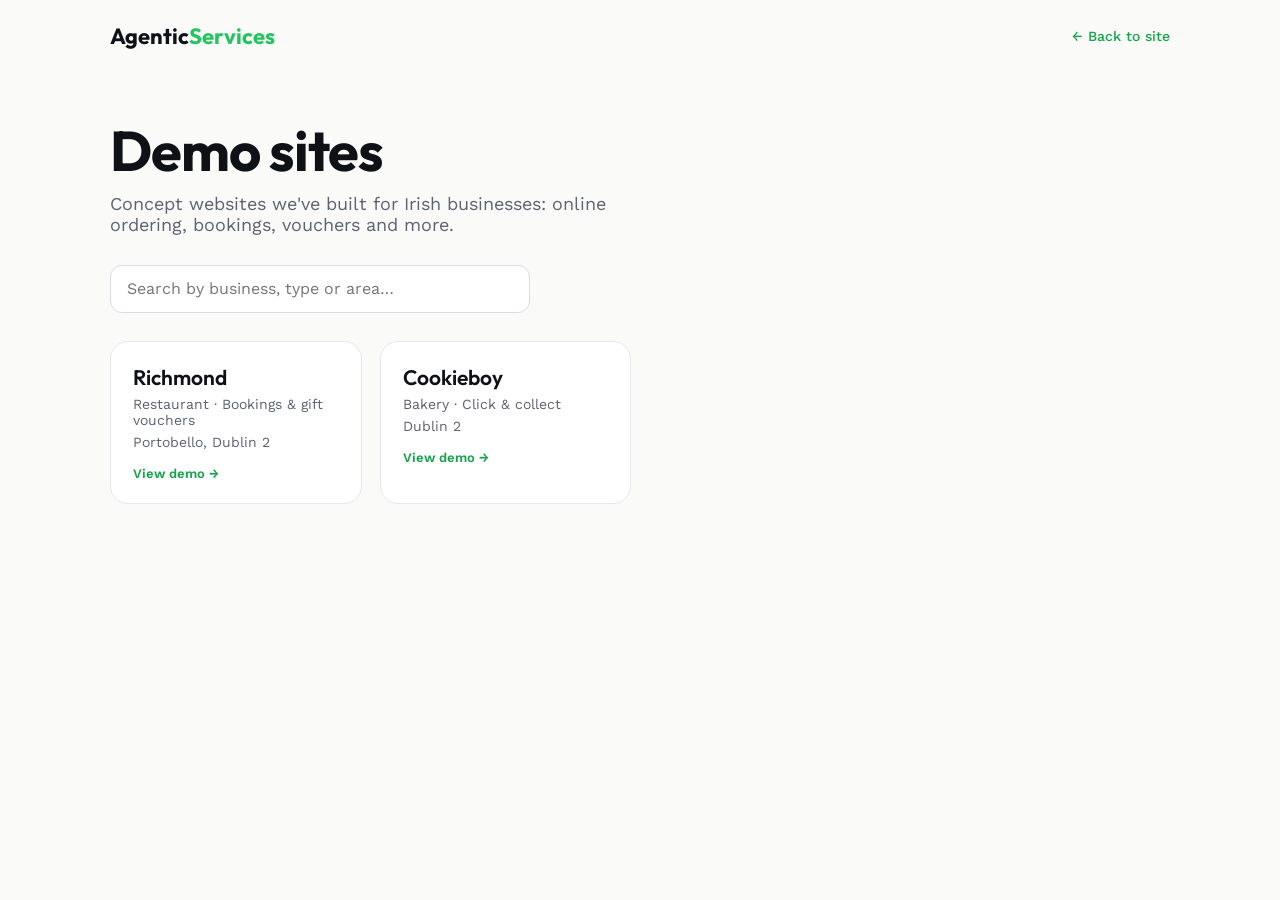
<file: showcase/index.html>
<!DOCTYPE html>
<html lang="en">
<head>
  <meta charset="UTF-8">
  <meta name="viewport" content="width=device-width, initial-scale=1.0">
  <title>Demo sites | Agentic Services</title>
  <meta name="robots" content="noindex, nofollow">
  <link rel="icon" href="/favicon.ico">
  <link rel="preconnect" href="https://fonts.googleapis.com">
  <link rel="preconnect" href="https://fonts.gstatic.com" crossorigin>
  <link href="https://fonts.googleapis.com/css2?family=Outfit:wght@500;600;700&family=Work+Sans:wght@400;500&display=swap" rel="stylesheet">
  <style>
    *{box-sizing:border-box} body{margin:0;background:#fafaf9;color:#0e1116;font-family:'Work Sans',sans-serif}
    header{display:flex;align-items:center;justify-content:space-between;max-width:1100px;margin:0 auto;padding:22px 20px}
    .logo{font:700 22px 'Outfit',sans-serif;text-decoration:none;color:inherit}.logo span{color:#22c55e}
    .back{font-size:14px;color:#16a34a;text-decoration:none;font-weight:500}
    main{max-width:1100px;margin:0 auto;padding:20px 20px 80px}
    h1{font:700 clamp(34px,5vw,56px)/1.05 'Outfit',sans-serif;margin:30px 0 12px;letter-spacing:-.02em}
    p.sub{color:#5b6270;font-size:18px;max-width:560px;margin:0 0 30px}
    input{width:100%;max-width:420px;height:48px;padding:0 16px;border:1px solid #d9dce1;border-radius:12px;font:inherit;font-size:16px;margin-bottom:28px;outline:none}
    input:focus{border-color:#22c55e;box-shadow:0 0 0 3px rgba(34,197,94,.15)}
    .grid{display:grid;grid-template-columns:repeat(auto-fill,minmax(250px,1fr));gap:18px}
    .card{display:flex;flex-direction:column;gap:6px;padding:22px;background:#fff;border:1px solid #e6e8eb;border-radius:18px;text-decoration:none;color:inherit;transition:transform .15s,box-shadow .15s,border-color .15s}
    .card:hover{transform:translateY(-3px);border-color:#22c55e;box-shadow:0 18px 40px -22px rgba(14,17,22,.35)}
    .card b{font:600 21px 'Outfit',sans-serif}.card span{color:#5b6270;font-size:14px}
    .card i{font-style:normal;margin-top:10px;font-size:13px;font-weight:600;color:#16a34a}
    .none{color:#5b6270}
  </style>
</head>
<body>
  <header>
    <a class="logo" href="/">Agentic<span>Services</span></a>
    <a class="back" href="/">← Back to site</a>
  </header>
  <main>
    <h1>Demo sites</h1>
    <p class="sub">Concept websites we've built for Irish businesses: online ordering, bookings, vouchers and more.</p>
    <input id="q" type="search" placeholder="Search by business, type or area…" aria-label="Search demo sites">
    <div class="grid" id="grid"></div>
  </main>
  <script>
    document.write('<script src="/js/showcase-sites.js?t=' + Date.now() + '"><\/script>');
  </script>
  <script>
    const S = window.AGENTIC_SHOWCASE || [], g = document.getElementById('grid'), q = document.getElementById('q');
    const esc = s => String(s).replace(/[&<>"]/g, c => ({'&':'&amp;','<':'&lt;','>':'&gt;','"':'&quot;'}[c]));
    function draw() {
      const t = q.value.trim().toLowerCase();
      const h = S.filter(s => !t || (s.name+' '+s.type+' '+s.place+' '+s.tags).toLowerCase().includes(t));
      g.innerHTML = h.length ? h.map(s => `<a class="card" href="${esc(s.url)}"><b>${esc(s.name)}</b><span>${esc(s.type)}</span><span>${esc(s.place)}</span><i>View demo →</i></a>`).join('') : '<p class="none">No demos match that search.</p>';
    }
    q.addEventListener('input', draw); draw();
  </script>
</body>
</html>
</file>
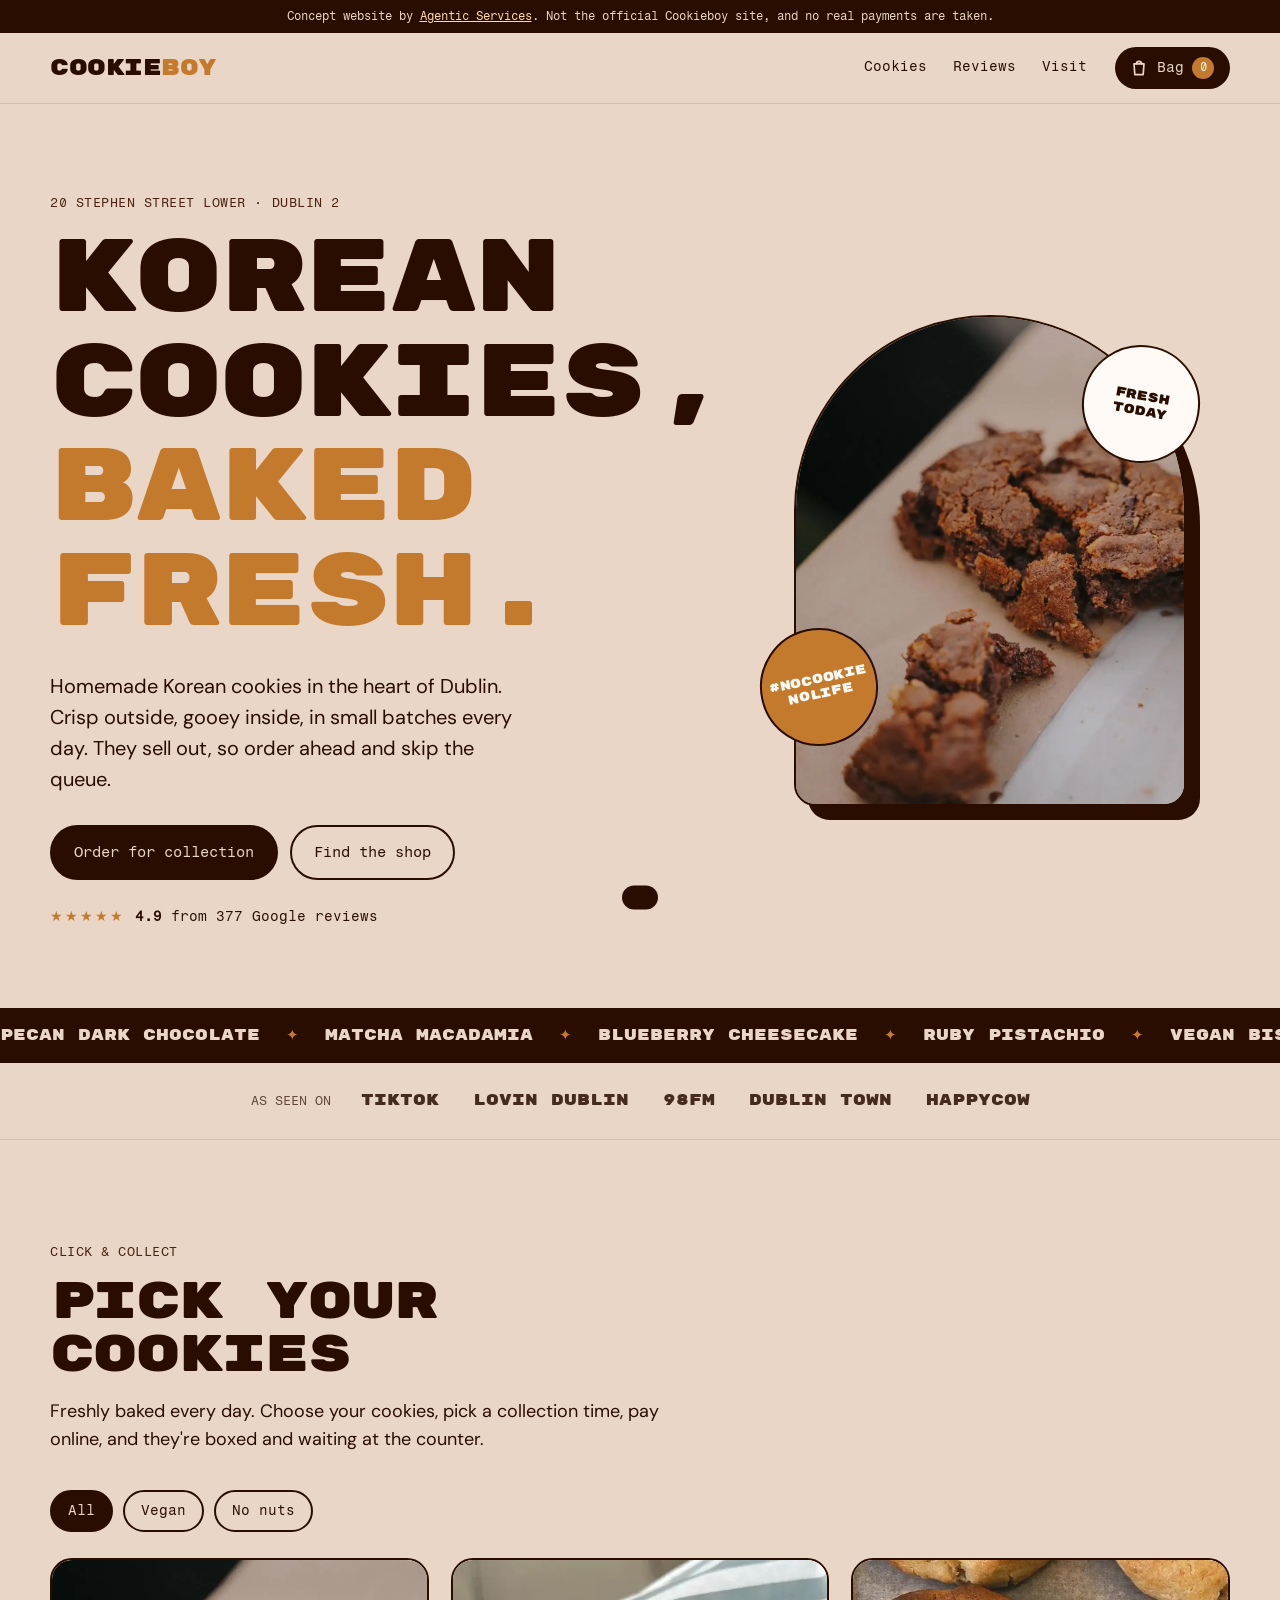
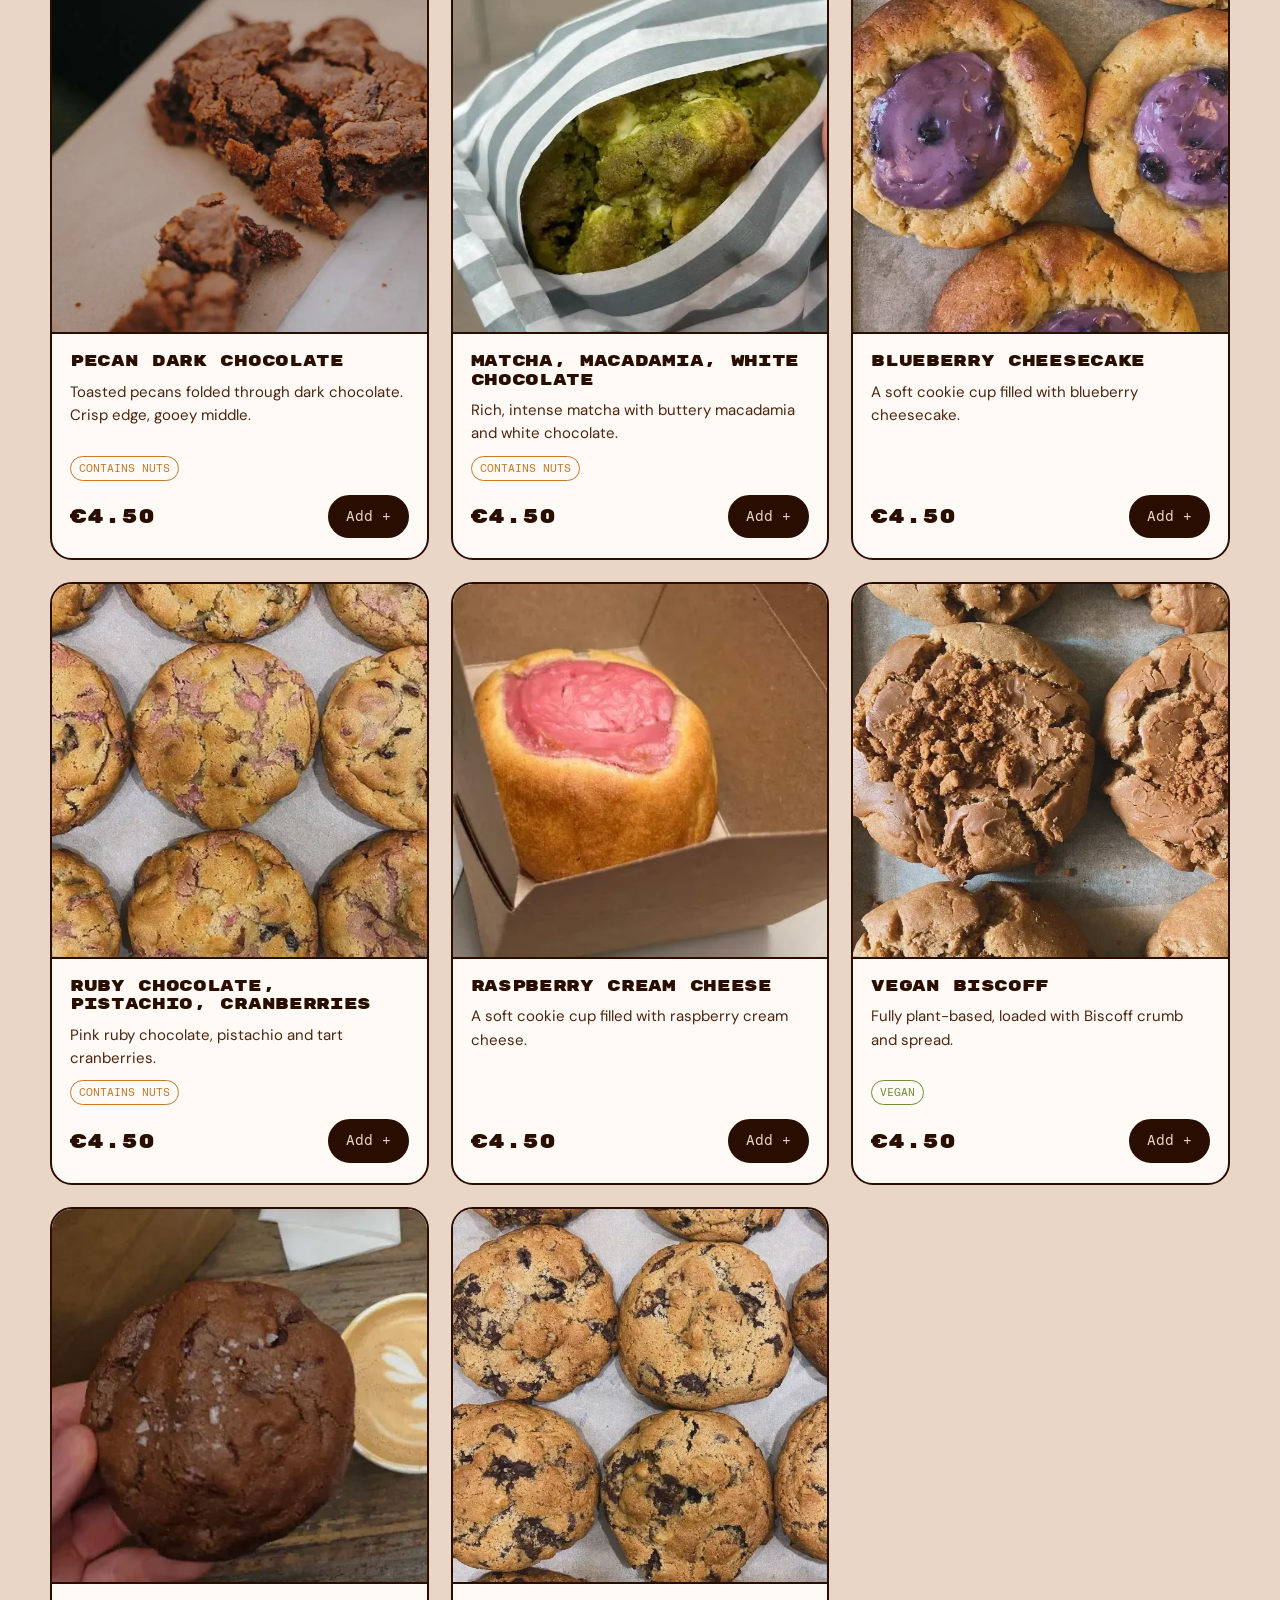
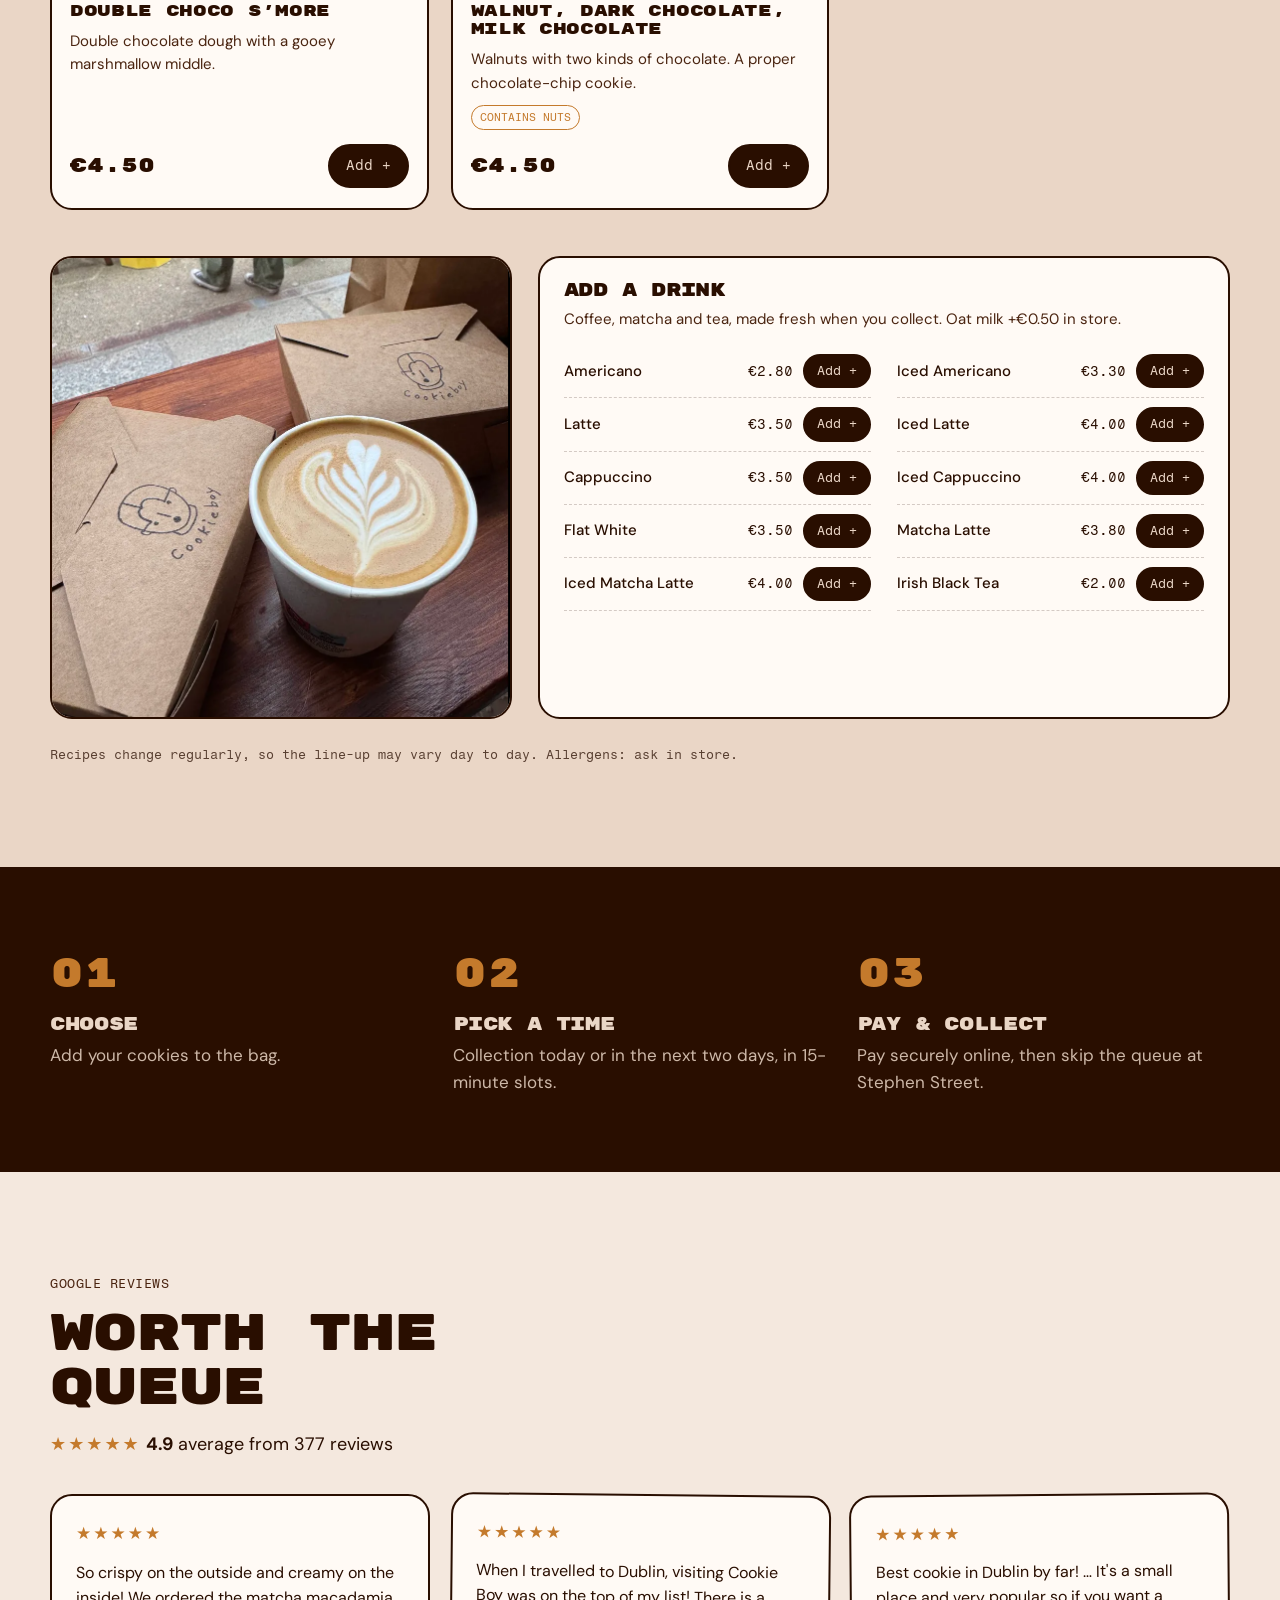
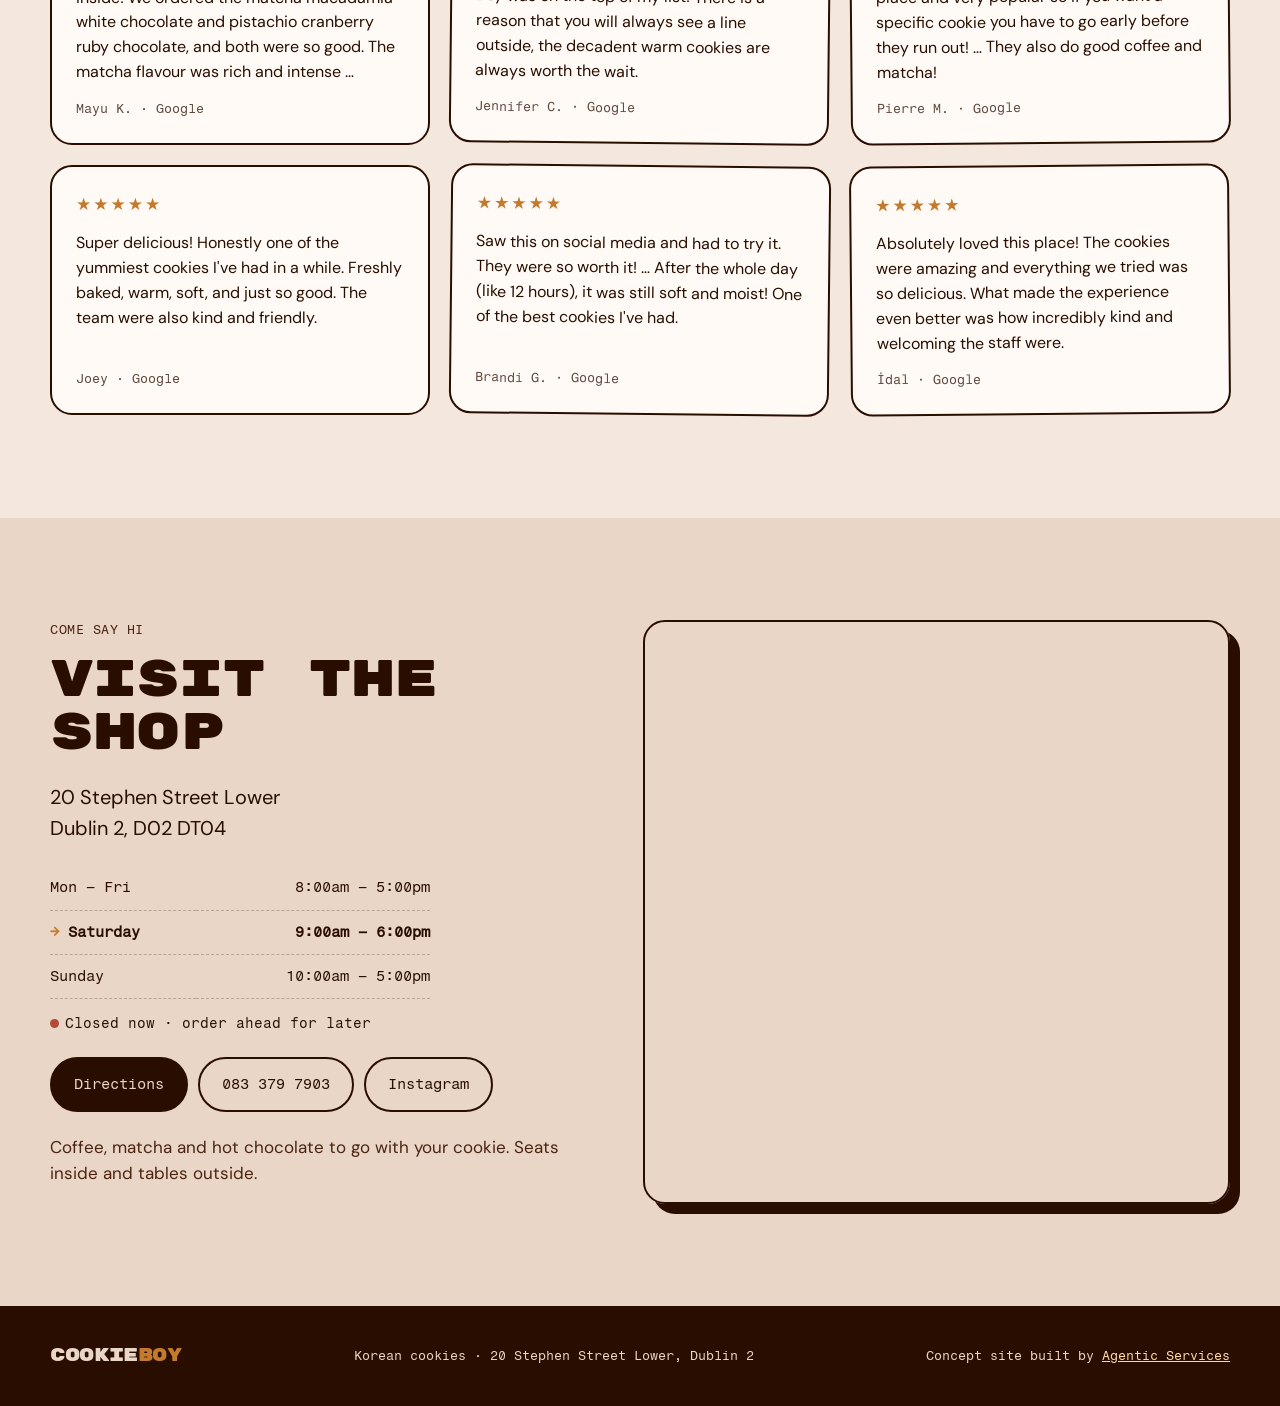
<file: showcase/cookieboy/index.html>
<!DOCTYPE html>
<html lang="en">
<head>
  <meta charset="UTF-8">
  <meta name="viewport" content="width=device-width, initial-scale=1.0">
  <title>Cookieboy — Korean Cookies in Dublin | Order for Collection</title>
  <meta name="description" content="Homemade Korean cookies, freshly baked at 20 Stephen Street Lower, Dublin 2. Order online and collect.">
  <!-- Concept build for a pitch: keep out of search results until it goes live on the shop's own domain -->
  <meta name="robots" content="noindex, nofollow">
  <link rel="icon" href="data:image/svg+xml,<svg xmlns='http://www.w3.org/2000/svg' viewBox='0 0 100 100'><text y='.9em' font-size='90'>🍪</text></svg>">
  <link rel="preconnect" href="https://fonts.googleapis.com">
  <link rel="preconnect" href="https://fonts.gstatic.com" crossorigin>
  <link href="https://fonts.googleapis.com/css2?family=Rubik+Mono+One&family=Fragment+Mono&family=DM+Sans:opsz,wght@9..40,400;9..40,500;9..40,700&display=swap" rel="stylesheet">
  <link rel="stylesheet" href="css/style.css">
</head>
<body>

  <div class="concept-bar">
    Concept website by <a href="/" target="_top">Agentic Services</a>. Not the official Cookieboy site, and no real payments are taken.
  </div>

  <header class="site-header">
    <div class="wrap header-inner">
      <a href="#top" class="wordmark" aria-label="Cookieboy home">Cookie<span>boy</span></a>
      <nav class="main-nav" aria-label="Main">
        <a href="#cookies">Cookies</a>
        <a href="#reviews">Reviews</a>
        <a href="#visit">Visit</a>
      </nav>
      <button class="bag-btn" id="bagBtn" aria-label="Open your bag">
        <svg width="20" height="20" viewBox="0 0 24 24" fill="none" stroke="currentColor" stroke-width="2" stroke-linecap="round" stroke-linejoin="round"><path d="M6 7h12l-1 13H7L6 7z"/><path d="M9 7a3 3 0 0 1 6 0"/></svg>
        <span>Bag</span>
        <span class="bag-count" id="bagCount">0</span>
      </button>
    </div>
  </header>

  <main id="top">

    <!-- HERO -->
    <section class="hero">
      <div class="wrap hero-grid">
        <div class="hero-copy">
          <p class="eyebrow">20 Stephen Street Lower · Dublin 2</p>
          <h1 class="hero-title">Korean<br>cookies,<br><em>baked fresh.</em></h1>
          <p class="hero-lede">Homemade Korean cookies in the heart of Dublin. Crisp outside, gooey inside, in small batches every day. They sell out, so order ahead and skip the queue.</p>
          <div class="hero-actions">
            <a href="#cookies" class="btn btn-dark">Order for collection</a>
            <a href="#visit" class="btn btn-ghost">Find the shop</a>
          </div>
          <div class="hero-rating">
            <span class="stars" aria-hidden="true">★★★★★</span>
            <span><strong>4.9</strong> from 377 Google reviews</span>
          </div>
        </div>
        <div class="hero-art">
          <div class="hero-photo">
            <img src="images/pecan-dark-chocolate.webp" alt="Pecan dark chocolate cookie broken open" width="1080" height="1350">
          </div>
          <div class="sticker sticker-a">#NoCookie<br>NoLife</div>
          <div class="sticker sticker-b">Fresh<br>today</div>
        </div>
      </div>
    </section>

    <!-- TICKER -->
    <div class="ticker" aria-hidden="true">
      <div class="ticker-track">
        <span>Pecan Dark Chocolate</span><b>✦</b><span>Matcha Macadamia</span><b>✦</b><span>Blueberry Cheesecake</span><b>✦</b><span>Ruby Pistachio</span><b>✦</b><span>Vegan Biscoff</span><b>✦</b><span>Double Choco S'more</span><b>✦</b><span>Raspberry Cream Cheese</span><b>✦</b>
        <span>Pecan Dark Chocolate</span><b>✦</b><span>Matcha Macadamia</span><b>✦</b><span>Blueberry Cheesecake</span><b>✦</b><span>Ruby Pistachio</span><b>✦</b><span>Vegan Biscoff</span><b>✦</b><span>Double Choco S'more</span><b>✦</b><span>Raspberry Cream Cheese</span><b>✦</b>
      </div>
    </div>

    <!-- AS SEEN ON -->
    <section class="seen">
      <div class="wrap seen-inner">
        <p class="seen-label">As seen on</p>
        <ul class="seen-list">
          <li>TikTok</li><li>Lovin Dublin</li><li>98FM</li><li>Dublin Town</li><li>HappyCow</li>
        </ul>
      </div>
    </section>

    <!-- SHOP -->
    <section class="shop" id="cookies">
      <div class="wrap">
        <div class="section-head">
          <p class="eyebrow">Click &amp; collect</p>
          <h2>Pick your cookies</h2>
          <p class="section-sub">Freshly baked every day. Choose your cookies, pick a collection time, pay online, and they're boxed and waiting at the counter.</p>
        </div>
        <div class="filters" role="group" aria-label="Filter cookies">
          <button class="chip is-on" data-filter="all">All</button>
          <button class="chip" data-filter="vegan">Vegan</button>
          <button class="chip" data-filter="nut-free">No nuts</button>
        </div>
        <div class="grid" id="productGrid" aria-live="polite"></div>
        <div class="drinks">
          <div class="drinks-photo"><img src="images/latte-and-boxes.webp" alt="Latte with Cookieboy takeaway boxes" loading="lazy"></div>
          <div class="drinks-menu">
            <h3>Add a drink</h3>
            <p class="drinks-sub">Coffee, matcha and tea, made fresh when you collect. Oat milk +€0.50 in store.</p>
            <ul class="drink-list" id="drinkList"></ul>
          </div>
        </div>
        <p class="shop-note">Recipes change regularly, so the line-up may vary day to day. Allergens: ask in store.</p>
      </div>
    </section>

    <!-- HOW IT WORKS -->
    <section class="how">
      <div class="wrap how-grid">
        <div class="how-step"><span class="how-num">01</span><h3>Choose</h3><p>Add your cookies to the bag.</p></div>
        <div class="how-step"><span class="how-num">02</span><h3>Pick a time</h3><p>Collection today or in the next two days, in 15-minute slots.</p></div>
        <div class="how-step"><span class="how-num">03</span><h3>Pay &amp; collect</h3><p>Pay securely online, then skip the queue at Stephen Street.</p></div>
      </div>
    </section>

    <!-- REVIEWS -->
    <section class="reviews" id="reviews">
      <div class="wrap">
        <div class="section-head">
          <p class="eyebrow">Google reviews</p>
          <h2>Worth the queue</h2>
          <p class="section-sub"><span class="stars" aria-hidden="true">★★★★★</span> <strong>4.9</strong> average from 377 reviews</p>
        </div>
        <div class="review-grid">
          <figure class="review">
            <div class="stars" aria-label="5 stars">★★★★★</div>
            <blockquote>So crispy on the outside and creamy on the inside! We ordered the matcha macadamia white chocolate and pistachio cranberry ruby chocolate, and both were so good. The matcha flavour was rich and intense …</blockquote>
            <figcaption>Mayu K. · Google</figcaption>
          </figure>
          <figure class="review">
            <div class="stars" aria-label="5 stars">★★★★★</div>
            <blockquote>When I travelled to Dublin, visiting Cookie Boy was on the top of my list! There is a reason that you will always see a line outside, the decadent warm cookies are always worth the wait.</blockquote>
            <figcaption>Jennifer C. · Google</figcaption>
          </figure>
          <figure class="review">
            <div class="stars" aria-label="5 stars">★★★★★</div>
            <blockquote>Best cookie in Dublin by far! … It's a small place and very popular so if you want a specific cookie you have to go early before they run out! … They also do good coffee and matcha!</blockquote>
            <figcaption>Pierre M. · Google</figcaption>
          </figure>
          <figure class="review">
            <div class="stars" aria-label="5 stars">★★★★★</div>
            <blockquote>Super delicious! Honestly one of the yummiest cookies I've had in a while. Freshly baked, warm, soft, and just so good. The team were also kind and friendly.</blockquote>
            <figcaption>Joey · Google</figcaption>
          </figure>
          <figure class="review">
            <div class="stars" aria-label="5 stars">★★★★★</div>
            <blockquote>Saw this on social media and had to try it. They were so worth it! … After the whole day (like 12 hours), it was still soft and moist! One of the best cookies I've had.</blockquote>
            <figcaption>Brandi G. · Google</figcaption>
          </figure>
          <figure class="review">
            <div class="stars" aria-label="5 stars">★★★★★</div>
            <blockquote>Absolutely loved this place! The cookies were amazing and everything we tried was so delicious. What made the experience even better was how incredibly kind and welcoming the staff were.</blockquote>
            <figcaption>İdal · Google</figcaption>
          </figure>
        </div>
      </div>
    </section>

    <!-- VISIT -->
    <section class="visit" id="visit">
      <div class="wrap visit-grid">
        <div class="visit-info">
          <p class="eyebrow">Come say hi</p>
          <h2>Visit the shop</h2>
          <address>
            20 Stephen Street Lower<br>Dublin 2, D02 DT04
          </address>
          <table class="hours" aria-label="Opening hours">
            <tbody>
              <tr data-days="1,2,3,4,5"><th>Mon – Fri</th><td>8:00am – 5:00pm</td></tr>
              <tr data-days="6"><th>Saturday</th><td>9:00am – 6:00pm</td></tr>
              <tr data-days="0"><th>Sunday</th><td>10:00am – 5:00pm</td></tr>
            </tbody>
          </table>
          <p class="open-now" id="openNow"></p>
          <div class="visit-actions">
            <a class="btn btn-dark" href="https://maps.app.goo.gl/QDb6395DUGsJBYWUA" target="_blank" rel="noopener">Directions</a>
            <a class="btn btn-ghost" href="tel:+353833797903">083 379 7903</a>
            <a class="btn btn-ghost" href="https://www.instagram.com/cookieboydublin/" target="_blank" rel="noopener">Instagram</a>
          </div>
          <p class="visit-note">Coffee, matcha and hot chocolate to go with your cookie. Seats inside and tables outside.</p>
        </div>
        <div class="map">
          <iframe title="Map of Cookieboy, 20 Stephen Street Lower" loading="lazy" referrerpolicy="no-referrer-when-downgrade"
            src="https://maps.google.com/maps?q=Cookieboy,+20+Stephen+Street+Lower,+Dublin+2&z=16&output=embed"></iframe>
        </div>
      </div>
    </section>
  </main>

  <footer class="site-footer">
    <div class="wrap footer-inner">
      <a href="#top" class="wordmark wordmark-sm">Cookie<span>boy</span></a>
      <p>Korean cookies · 20 Stephen Street Lower, Dublin 2</p>
      <p class="footer-credit">Concept site built by <a href="/" target="_top">Agentic Services</a></p>
    </div>
  </footer>

  <!-- BAG DRAWER -->
  <div class="scrim" id="scrim" hidden></div>
  <aside class="drawer" id="drawer" aria-label="Your bag" aria-hidden="true">
    <div class="drawer-head">
      <h2>Your bag</h2>
      <button class="icon-btn" id="closeBag" aria-label="Close bag">✕</button>
    </div>

    <div class="drawer-body">
      <div id="bagEmpty" class="bag-empty">
        <p>Your bag is empty.</p>
        <a href="#cookies" class="btn btn-dark" data-close>Choose cookies</a>
      </div>

      <ul class="bag-list" id="bagList"></ul>

      <form id="checkoutForm" class="checkout" novalidate hidden>
        <fieldset>
          <legend>Collection time</legend>
          <div class="row-2">
            <label>Day
              <select id="pickupDay" required></select>
            </label>
            <label>Time
              <select id="pickupTime" required></select>
            </label>
          </div>
          <p class="hint" id="slotHint"></p>
        </fieldset>
        <fieldset>
          <legend>Your details</legend>
          <label>Name <input id="custName" autocomplete="name" required></label>
          <label>Mobile <input id="custPhone" type="tel" autocomplete="tel" required placeholder="08x xxx xxxx"></label>
          <label>Email <input id="custEmail" type="email" autocomplete="email" required placeholder="for your receipt"></label>
          <label>Note for the bakers <span class="opt">(optional)</span><textarea id="custNote" rows="2" maxlength="200"></textarea></label>
        </fieldset>
        <p class="form-error" id="formError" role="alert"></p>
      </form>
    </div>

    <div class="drawer-foot" id="drawerFoot" hidden>
      <div class="total-row"><span>Total</span><strong id="bagTotal">€0.00</strong></div>
      <button class="btn btn-dark btn-block" id="payBtn" form="checkoutForm" type="submit">Pay &amp; collect</button>
      <p class="secure">Card, Apple Pay &amp; Google Pay by <strong>Stripe</strong></p>
    </div>
  </aside>

  <!-- CONFIRMATION -->
  <div class="modal" id="confirmModal" hidden role="dialog" aria-modal="true" aria-labelledby="confirmTitle">
    <div class="modal-card">
      <div class="modal-cookie" aria-hidden="true">🍪</div>
      <h2 id="confirmTitle">Order confirmed!</h2>
      <p class="order-no">Order <strong id="confirmNo"></strong></p>
      <p id="confirmWhen"></p>
      <ul id="confirmItems" class="confirm-items"></ul>
      <p class="demo-flag" id="demoFlag">Demo order: no card was charged.</p>
      <button class="btn btn-dark" id="confirmClose">Done</button>
    </div>
  </div>

  <div class="toast" id="toast" role="status" aria-live="polite"></div>

  <script src="js/store-config.js"></script>
  <script src="js/products.js"></script>
  <script src="js/app.js"></script>
</body>
</html>
</file>
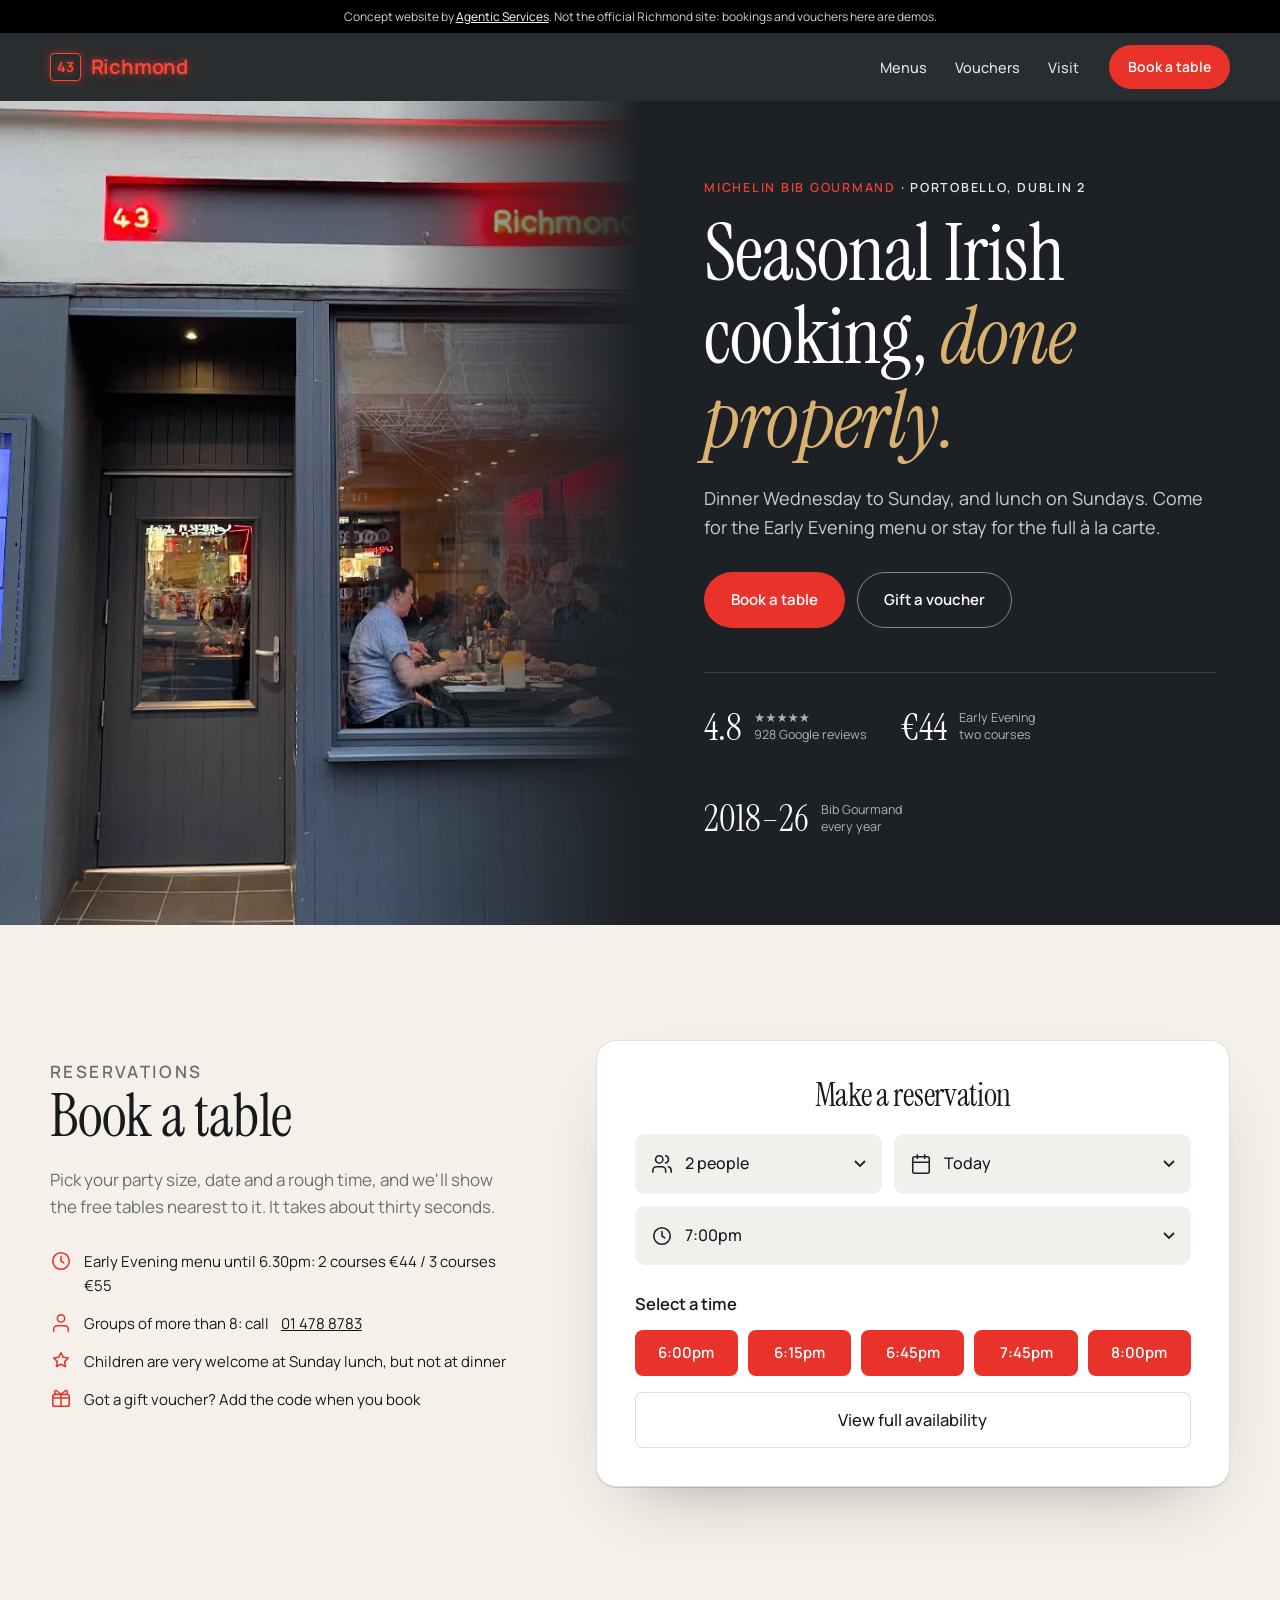
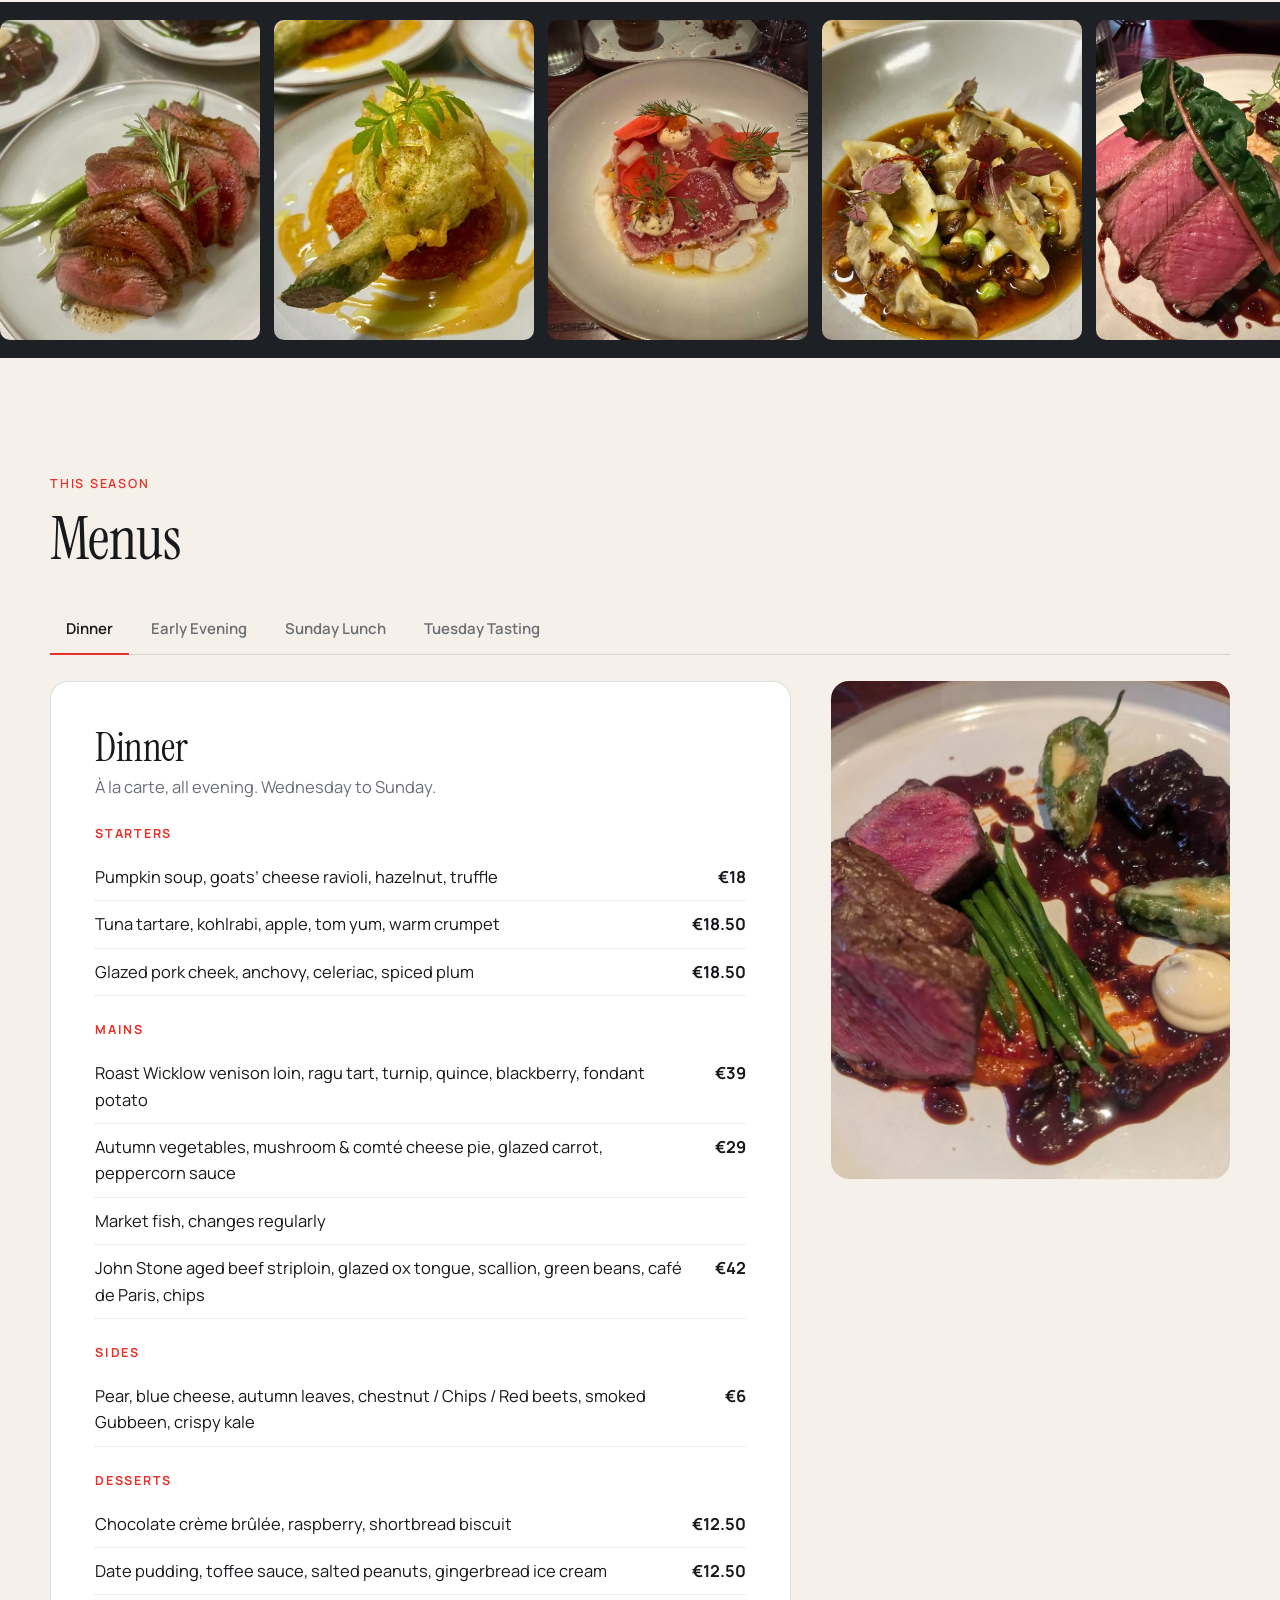
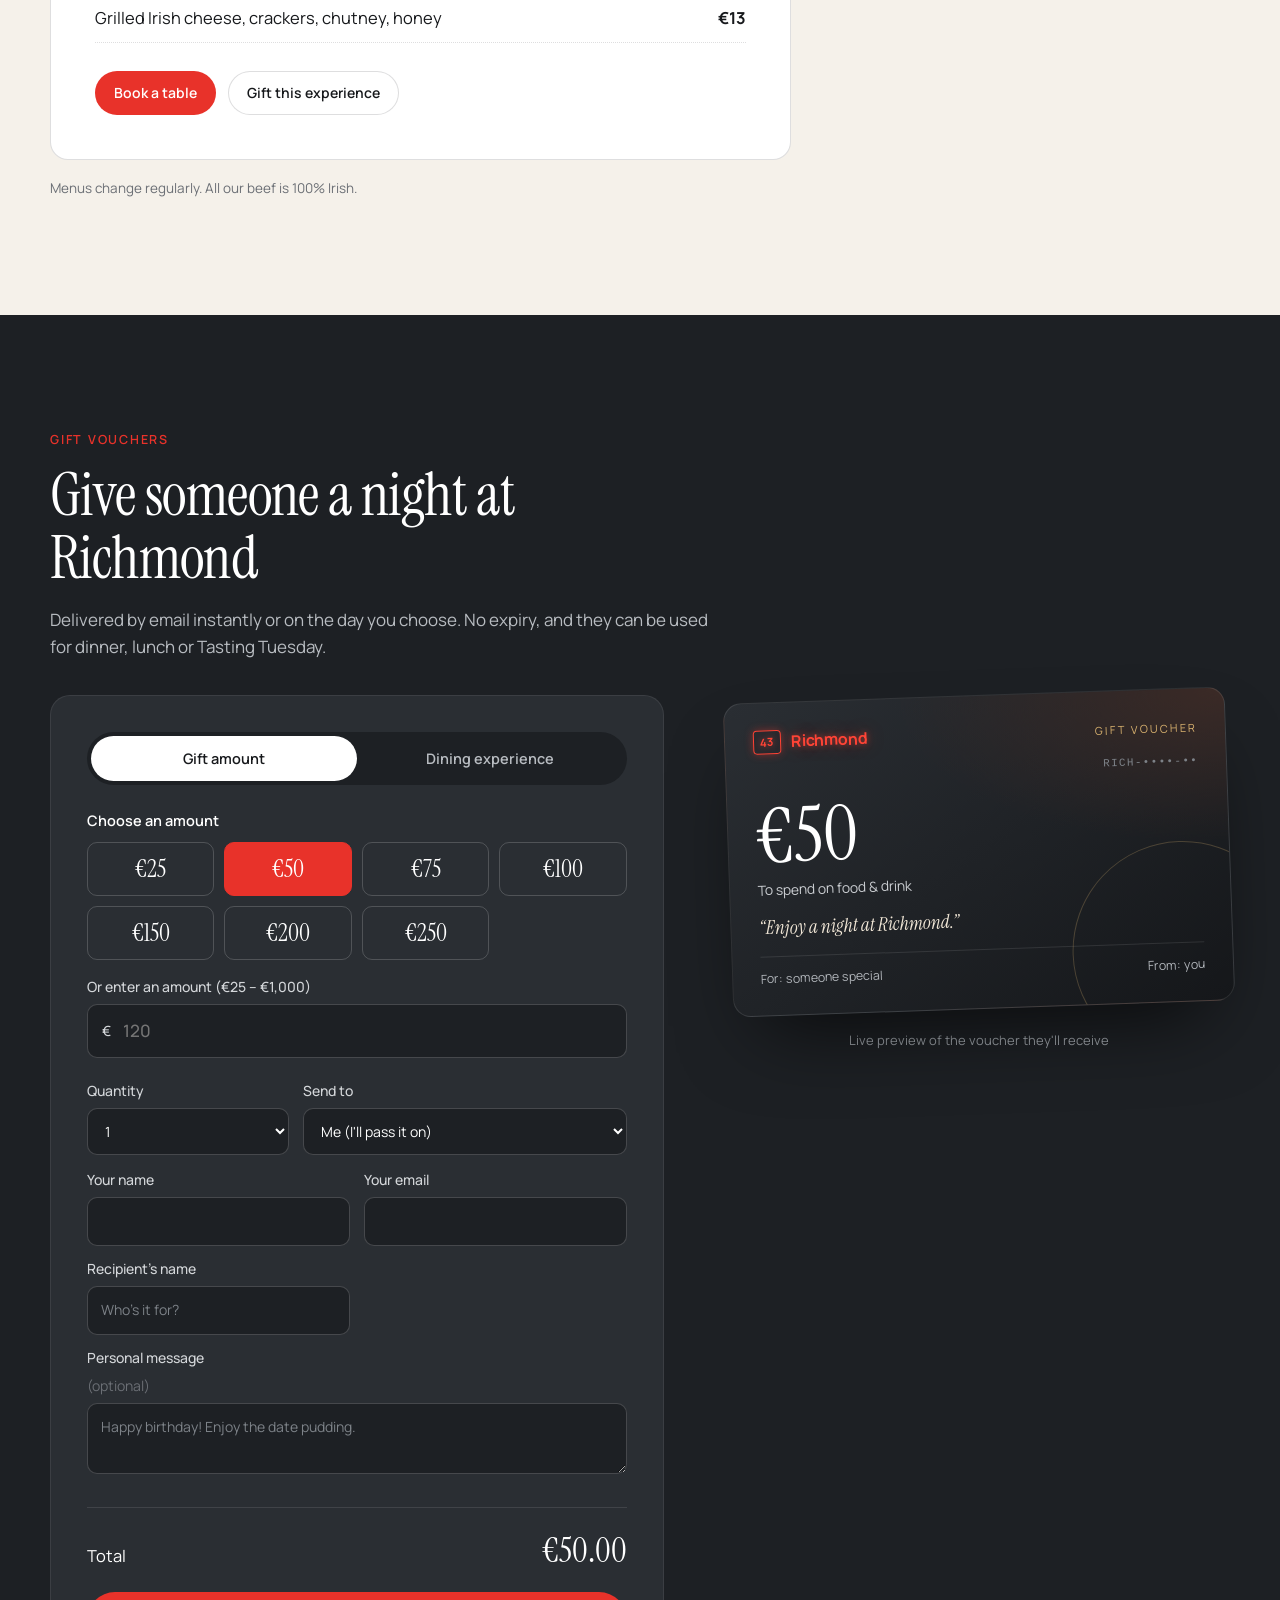
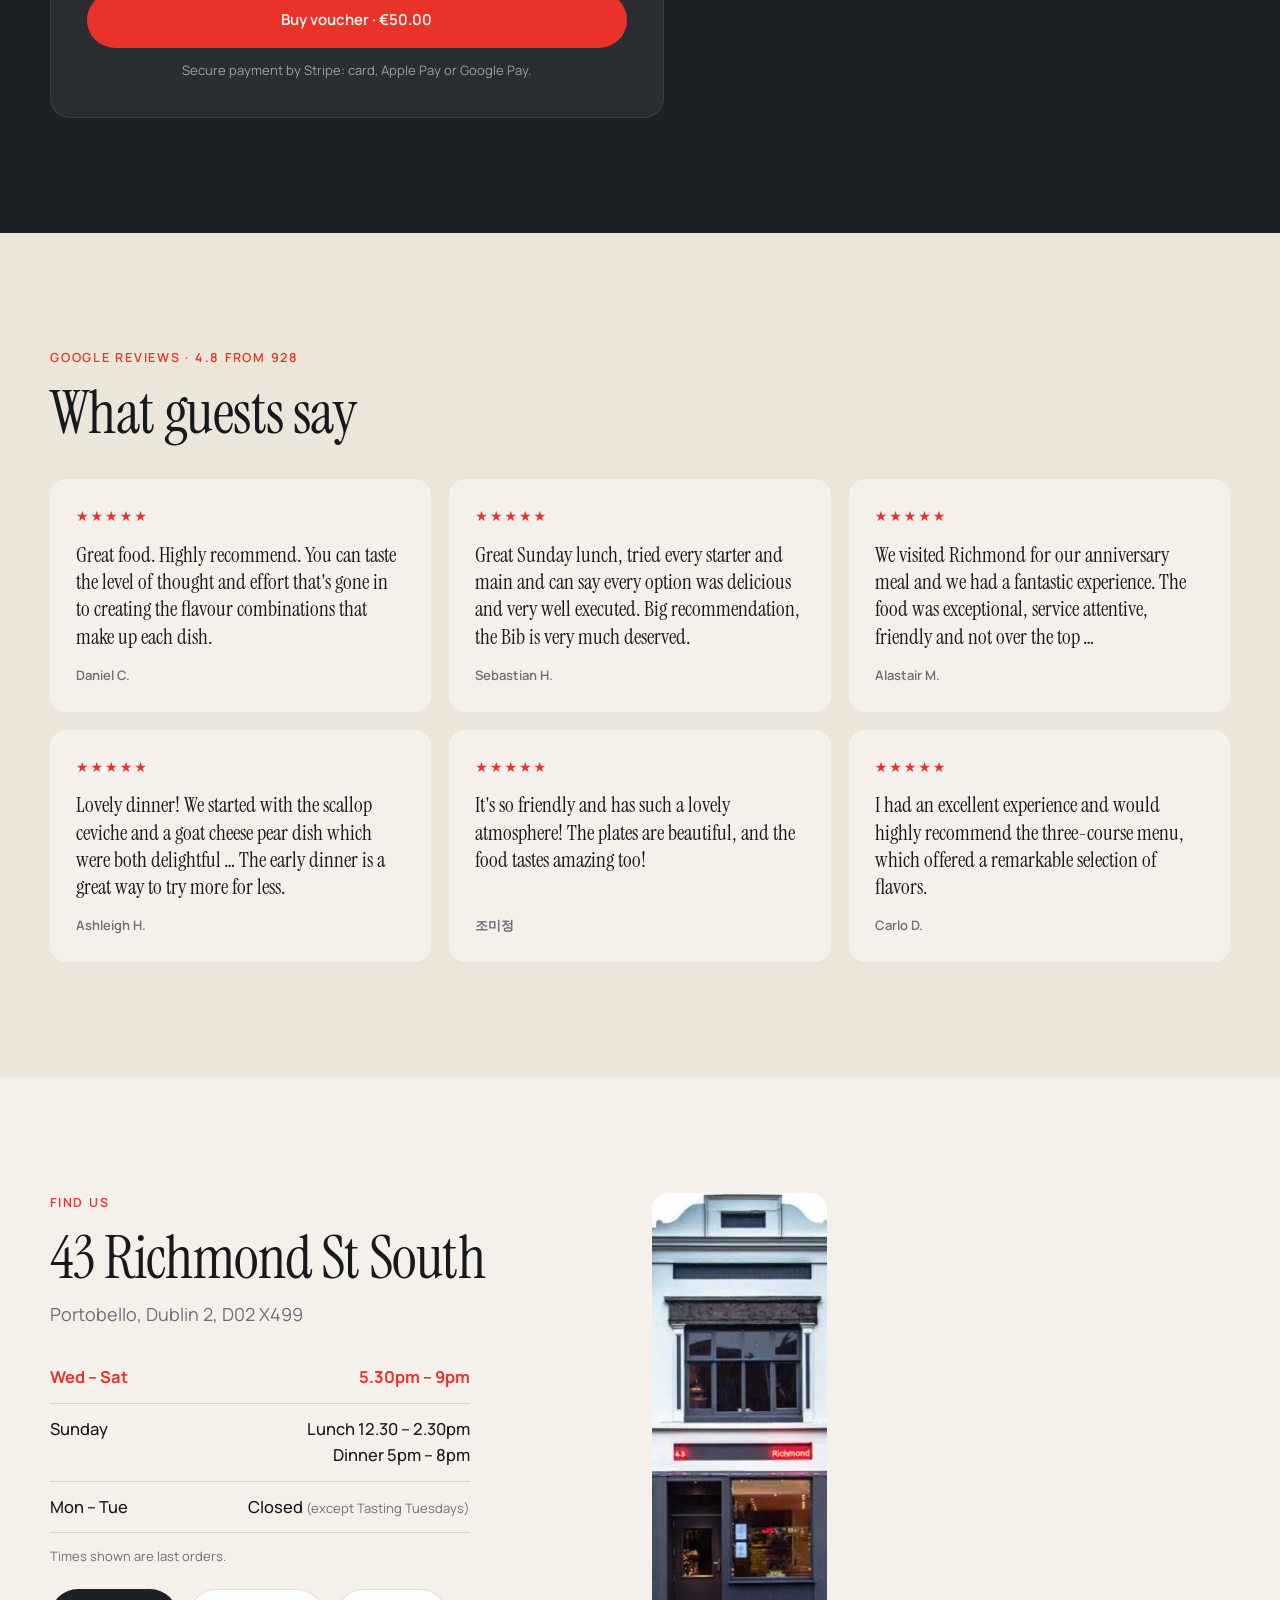
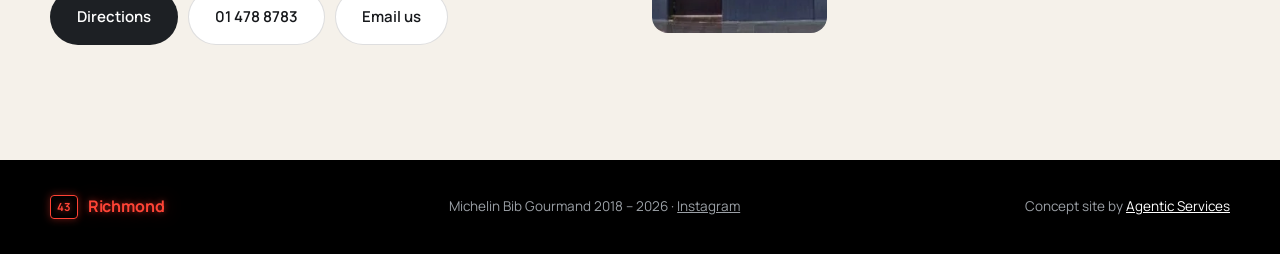
<file: showcase/richmond/index.html>
<!DOCTYPE html>
<html lang="en">
<head>
  <meta charset="UTF-8">
  <meta name="viewport" content="width=device-width, initial-scale=1.0">
  <title>Richmond | Michelin Bib Gourmand Restaurant, Portobello, Dublin 2</title>
  <meta name="description" content="Modern European cooking at 43 Richmond Street South, Portobello. Book a table online or buy a Richmond gift voucher.">
  <!-- Concept build for a pitch: keep out of search results -->
  <meta name="robots" content="noindex, nofollow">
  <link rel="icon" href="data:image/svg+xml,<svg xmlns='http://www.w3.org/2000/svg' viewBox='0 0 100 100'><rect width='100' height='100' rx='18' fill='%23202326'/><text x='50' y='68' font-size='56' text-anchor='middle' fill='%23ff3b30' font-family='Arial' font-weight='700'>R</text></svg>">
  <link rel="preconnect" href="https://fonts.googleapis.com">
  <link rel="preconnect" href="https://fonts.gstatic.com" crossorigin>
  <link href="https://fonts.googleapis.com/css2?family=Instrument+Serif:ital@0;1&family=Manrope:wght@400;500;600;700&display=swap" rel="stylesheet">
  <link rel="stylesheet" href="css/style.css">
</head>
<body>

  <div class="concept-bar">Concept website by <a href="/" target="_top">Agentic Services</a>. Not the official Richmond site: bookings and vouchers here are demos.</div>

  <header class="hdr" id="hdr">
    <div class="wrap hdr-in">
      <a href="#top" class="neon" aria-label="Richmond home"><span class="neon-no">43</span>Richmond</a>
      <nav class="hdr-nav" aria-label="Main">
        <a href="#menus">Menus</a>
        <a href="#vouchers">Vouchers</a>
        <a href="#visit">Visit</a>
      </nav>
      <a href="#book" class="btn btn-red btn-sm">Book a table</a>
    </div>
  </header>

  <main id="top">

    <!-- HERO -->
    <section class="hero">
      <div class="hero-media">
        <img src="images/shopfront-evening.webp" alt="Richmond's shopfront at 43 Richmond Street South, red neon sign lit" width="803" height="874">
      </div>
      <div class="hero-copy">
        <p class="kicker"><span class="bib">Michelin Bib Gourmand</span> · Portobello, Dublin 2</p>
        <h1>Seasonal Irish cooking, <em>done properly.</em></h1>
        <p class="lede">Dinner Wednesday to Sunday, and lunch on Sundays. Come for the Early Evening menu or stay for the full à la carte.</p>
        <div class="hero-cta">
          <a href="#book" class="btn btn-red">Book a table</a>
          <a href="#vouchers" class="btn btn-line">Gift a voucher</a>
        </div>
        <div class="hero-meta">
          <div><strong>4.8</strong><span>★★★★★<br>928 Google reviews</span></div>
          <div><strong>€44</strong><span>Early Evening<br>two courses</span></div>
          <div><strong>2018–26</strong><span>Bib Gourmand<br>every year</span></div>
        </div>
      </div>
    </section>

    <!-- BOOKING -->
    <section class="book" id="book">
      <div class="wrap book-grid">
        <div class="book-side">
          <p class="kicker">Reservations</p>
          <h2>Book a table</h2>
          <p>Pick your party size, date and a rough time, and we'll show the free tables nearest to it. It takes about thirty seconds.</p>
          <ul class="facts">
            <li><svg viewBox="0 0 24 24"><circle cx="12" cy="12" r="9"/><path d="M12 7v5l3 2"/></svg>Early Evening menu until 6.30pm: 2 courses €44 / 3 courses €55</li>
            <li><svg viewBox="0 0 24 24"><path d="M4 21v-2a4 4 0 0 1 4-4h8a4 4 0 0 1 4 4v2"/><circle cx="12" cy="7" r="4"/></svg>Groups of more than 8: call <a href="tel:+35314788783">01 478 8783</a></li>
            <li><svg viewBox="0 0 24 24"><path d="M12 3l2.5 5 5.5.8-4 3.9.9 5.5L12 15.6 7.1 18.2l.9-5.5-4-3.9 5.5-.8z"/></svg>Children are very welcome at Sunday lunch, but not at dinner</li>
            <li><svg viewBox="0 0 24 24"><rect x="3" y="7" width="18" height="13" rx="2"/><path d="M3 11h18M12 7v13M8 7c-2 0-3-1-3-2.5S6.5 2 8 3.5 12 7 12 7s2.5-2 4-3.5S19 3 19 4.5 18 7 16 7"/></svg>Got a gift voucher? Add the code when you book</li>
          </ul>
        </div>

        <form class="ot" id="ot" novalidate>
          <h3 class="ot-title">Make a reservation</h3>
          <div class="ot-pickers">
            <label class="ot-pick"><span class="sr">Party size</span>
              <svg viewBox="0 0 24 24"><path d="M16 21v-2a4 4 0 0 0-4-4H6a4 4 0 0 0-4 4v2"/><circle cx="9" cy="7" r="4"/><path d="M22 21v-2a4 4 0 0 0-3-3.9M16 3.1a4 4 0 0 1 0 7.8"/></svg>
              <select id="otGuests"></select>
            </label>
            <label class="ot-pick"><span class="sr">Date</span>
              <svg viewBox="0 0 24 24"><rect x="3" y="4" width="18" height="18" rx="2"/><path d="M16 2v4M8 2v4M3 10h18"/></svg>
              <select id="otDate"></select>
            </label>
            <label class="ot-pick ot-pick-wide"><span class="sr">Preferred time</span>
              <svg viewBox="0 0 24 24"><circle cx="12" cy="12" r="9"/><path d="M12 7v5l3 2"/></svg>
              <select id="otPref"></select>
            </label>
          </div>

          <div class="ot-times" id="otTimes">
            <p class="ot-label" id="otLabel">Select a time</p>
            <div class="ot-chips" id="otChips"></div>
            <div class="ot-chips ot-all" id="otAll" hidden></div>
            <p class="ot-left" id="otLeft" hidden>🔥 Only <strong id="otLeftN"></strong> times left for this date</p>
            <p class="ot-none" id="otNone" hidden></p>
            <button type="button" class="ot-more" id="otMore" hidden>View full availability</button>
          </div>

          <div class="ot-details" id="otDetails">
            <div class="ot-summary"><span id="otSummary"></span><button type="button" class="ot-change" id="otChange">Change</button></div>
            <fieldset class="ot-seats-wrap">
              <legend>Seating preference</legend>
              <div class="ot-seats">
                <label class="ot-seat"><input type="radio" name="seat" value="No preference" checked><span>No preference</span></label>
                <label class="ot-seat"><input type="radio" name="seat" value="Ground floor"><span>Ground floor</span></label>
                <label class="ot-seat"><input type="radio" name="seat" value="Downstairs (kitchen view)"><span>Downstairs, kitchen view</span></label>
              </div>
            </fieldset>
            <div class="ot-fields">
              <label>First name<input id="fFirst" autocomplete="given-name" required></label>
              <label>Last name<input id="fLast" autocomplete="family-name" required></label>
              <label>Mobile<input id="fPhone" type="tel" autocomplete="tel" required placeholder="08x xxx xxxx"></label>
              <label>Email<input id="fEmail" type="email" autocomplete="email" required></label>
              <label>Occasion <span class="opt">(optional)</span>
                <select id="fOcc"><option value="">None</option><option>Birthday</option><option>Anniversary</option><option>Date night</option><option>Business</option><option>Celebration</option></select>
              </label>
              <label>Gift voucher code <span class="opt">(optional)</span><input id="fVoucher" placeholder="e.g. RICH-7K2P-QX" autocomplete="off"></label>
              <label class="span-2">Special requests <span class="opt">(allergies, accessibility)</span><textarea id="fNotes" rows="2" maxlength="300"></textarea></label>
            </div>
            <label class="ot-check"><input type="checkbox" id="fNews"> Send me news about Tasting Tuesdays and new menus</label>
            <p class="ot-err" id="otErr" role="alert"></p>
            <button class="btn btn-red btn-block" type="submit" id="otSubmit">Confirm reservation</button>
            <p class="ot-small">No card needed. We hold tables for 15 minutes. Please call us if you're running late.</p>
          </div>
        </form>
      </div>
    </section>

    <!-- GALLERY -->
    <section class="gallery" aria-label="Dishes from Richmond's kitchen">
      <div class="gal-track">
        <figure><img src="images/venison-loin.webp" alt="Venison loin with greens" loading="lazy"></figure>
        <figure><img src="images/courgette-flower.webp" alt="Tempura courgette flower" loading="lazy"></figure>
        <figure><img src="images/tuna-starter.webp" alt="Tuna starter with dill" loading="lazy"></figure>
        <figure><img src="images/dumplings.webp" alt="Dumplings in broth" loading="lazy"></figure>
        <figure><img src="images/duck-breast.webp" alt="Seared duck breast" loading="lazy"></figure>
        <figure><img src="images/tart-meringue.webp" alt="Meringue tart with sorbet" loading="lazy"></figure>
        <figure><img src="images/lobster.webp" alt="Grilled lobster" loading="lazy"></figure>
        <figure><img src="images/fish-main.webp" alt="Crisp-skinned fish with chard" loading="lazy"></figure>
        <figure><img src="images/dessert-chocolate.webp" alt="Chocolate dessert with strawberries" loading="lazy"></figure>
        <figure><img src="images/beef-egg.webp" alt="Beef with a fried egg" loading="lazy"></figure>
      </div>
    </section>

    <!-- MENUS -->
    <section class="menus" id="menus">
      <div class="wrap">
        <div class="sec-head">
          <p class="kicker">This season</p>
          <h2>Menus</h2>
        </div>
        <div class="tabs" role="tablist" aria-label="Menus">
          <button role="tab" class="tab is-on" data-menu="dinner" aria-selected="true">Dinner</button>
          <button role="tab" class="tab" data-menu="early" aria-selected="false">Early Evening</button>
          <button role="tab" class="tab" data-menu="lunch" aria-selected="false">Sunday Lunch</button>
          <button role="tab" class="tab" data-menu="tasting" aria-selected="false">Tuesday Tasting</button>
        </div>
        <div class="menu-grid">
          <div class="menu-card" id="menuCard" role="tabpanel" aria-live="polite"></div>
          <div class="menu-photo"><img id="menuPhoto" src="images/beef-fillet.webp" alt="Aged beef with green beans and padrón peppers"></div>
        </div>
        <p class="menu-foot">Menus change regularly. All our beef is 100% Irish.</p>
      </div>
    </section>

    <!-- VOUCHERS -->
    <section class="vouchers" id="vouchers">
      <div class="wrap">
        <div class="sec-head light">
          <p class="kicker">Gift vouchers</p>
          <h2>Give someone a night at Richmond</h2>
          <p>Delivered by email instantly or on the day you choose. No expiry, and they can be used for dinner, lunch or Tasting Tuesday.</p>
        </div>

        <div class="v-grid">
          <form class="v-form" id="vForm" novalidate>
            <div class="seg" role="radiogroup" aria-label="Voucher type">
              <label><input type="radio" name="vtype" value="amount" checked><span>Gift amount</span></label>
              <label><input type="radio" name="vtype" value="experience"><span>Dining experience</span></label>
            </div>

            <div id="vAmountBox">
              <p class="v-label">Choose an amount</p>
              <div class="v-amounts" id="vAmounts"></div>
              <label class="v-custom">Or enter an amount (€25 – €1,000)
                <span class="euro-in"><span>€</span><input id="vCustom" type="number" inputmode="numeric" min="25" max="1000" step="5" placeholder="120"></span>
              </label>
            </div>

            <div id="vExpBox" hidden>
              <p class="v-label">Choose an experience</p>
              <div class="v-exps" id="vExps"></div>
            </div>

            <div class="v-row">
              <label>Quantity
                <select id="vQty"></select>
              </label>
              <label>Send to
                <select id="vSendTo"><option value="me">Me (I'll pass it on)</option><option value="them">The recipient directly</option></select>
              </label>
            </div>

            <div class="v-fields">
              <label>Your name<input id="vFrom" autocomplete="name" required></label>
              <label>Your email<input id="vEmail" type="email" autocomplete="email" required></label>
              <label>Recipient's name<input id="vTo" placeholder="Who's it for?"></label>
              <label class="them-only" hidden>Recipient's email<input id="vToEmail" type="email"></label>
              <label class="them-only" hidden>Send on<input id="vDate" type="date"></label>
              <label class="span-2">Personal message <span class="opt">(optional)</span><textarea id="vMsg" rows="2" maxlength="160" placeholder="Happy birthday! Enjoy the date pudding."></textarea></label>
            </div>
            <p class="ot-err" id="vErr" role="alert"></p>
            <div class="v-total"><span>Total</span><strong id="vTotal">€50.00</strong></div>
            <button class="btn btn-red btn-block" type="submit" id="vPay">Buy voucher</button>
            <p class="ot-small light">Secure payment by Stripe: card, Apple Pay or Google Pay.</p>
          </form>

          <div class="v-preview-wrap">
            <div class="v-card" id="vCard">
              <div class="v-card-top"><span class="neon neon-sm"><span class="neon-no">43</span>Richmond</span><span class="v-card-tag">Gift voucher</span></div>
              <div class="v-card-val" id="pcVal">€50</div>
              <div class="v-card-what" id="pcWhat">To spend on food &amp; drink</div>
              <div class="v-card-msg" id="pcMsg">“Enjoy a night at Richmond.”</div>
              <div class="v-card-foot"><span id="pcTo">For: someone special</span><span id="pcFrom">From: you</span></div>
              <div class="v-card-code">RICH-••••-••</div>
            </div>
            <p class="v-preview-note">Live preview of the voucher they'll receive</p>
          </div>
        </div>
      </div>
    </section>

    <!-- REVIEWS -->
    <section class="reviews">
      <div class="wrap">
        <div class="sec-head">
          <p class="kicker">Google reviews · 4.8 from 928</p>
          <h2>What guests say</h2>
        </div>
        <div class="rev-grid">
          <figure><blockquote>Great food. Highly recommend. You can taste the level of thought and effort that's gone in to creating the flavour combinations that make up each dish.</blockquote><figcaption>Daniel C.</figcaption></figure>
          <figure><blockquote>Great Sunday lunch, tried every starter and main and can say every option was delicious and very well executed. Big recommendation, the Bib is very much deserved.</blockquote><figcaption>Sebastian H.</figcaption></figure>
          <figure><blockquote>We visited Richmond for our anniversary meal and we had a fantastic experience. The food was exceptional, service attentive, friendly and not over the top …</blockquote><figcaption>Alastair M.</figcaption></figure>
          <figure><blockquote>Lovely dinner! We started with the scallop ceviche and a goat cheese pear dish which were both delightful … The early dinner is a great way to try more for less.</blockquote><figcaption>Ashleigh H.</figcaption></figure>
          <figure><blockquote>It's so friendly and has such a lovely atmosphere! The plates are beautiful, and the food tastes amazing too!</blockquote><figcaption>조미정</figcaption></figure>
          <figure><blockquote>I had an excellent experience and would highly recommend the three-course menu, which offered a remarkable selection of flavors.</blockquote><figcaption>Carlo D.</figcaption></figure>
        </div>
      </div>
    </section>

    <!-- VISIT -->
    <section class="visit" id="visit">
      <div class="wrap visit-grid">
        <div>
          <p class="kicker">Find us</p>
          <h2>43 Richmond St South</h2>
          <p class="addr">Portobello, Dublin 2, D02 X499</p>
          <table class="hours">
            <tbody>
              <tr data-d="3,4,5,6"><th>Wed – Sat</th><td>5.30pm – 9pm</td></tr>
              <tr data-d="0"><th>Sunday</th><td>Lunch 12.30 – 2.30pm<br>Dinner 5pm – 8pm</td></tr>
              <tr data-d="1,2"><th>Mon – Tue</th><td>Closed<span class="tt"> (except Tasting Tuesdays)</span></td></tr>
            </tbody>
          </table>
          <p class="hours-note">Times shown are last orders.</p>
          <div class="visit-cta">
            <a class="btn btn-dark" href="https://maps.google.com/?q=Richmond+43+Richmond+St+S+Dublin+2" target="_blank" rel="noopener">Directions</a>
            <a class="btn btn-line-dark" href="tel:+35314788783">01 478 8783</a>
            <a class="btn btn-line-dark" href="mailto:eat@richmondrestaurant.ie">Email us</a>
          </div>
        </div>
        <div class="visit-media">
          <img src="images/shopfront-day.webp" alt="Richmond's white and charcoal shopfront by day" loading="lazy">
          <iframe title="Map of Richmond, 43 Richmond Street South" loading="lazy" src="https://maps.google.com/maps?q=Richmond,+43+Richmond+St+S,+Portobello,+Dublin+2&z=16&output=embed"></iframe>
        </div>
      </div>
    </section>
  </main>

  <footer class="ftr">
    <div class="wrap ftr-in">
      <span class="neon neon-sm"><span class="neon-no">43</span>Richmond</span>
      <p>Michelin Bib Gourmand 2018 – 2026 · <a href="https://www.instagram.com/richmondrestaurant/" target="_blank" rel="noopener">Instagram</a></p>
      <p class="credit">Concept site by <a href="/" target="_top">Agentic Services</a></p>
    </div>
  </footer>

  <!-- Confirmation dialog (booking + voucher) -->
  <div class="dlg" id="dlg" hidden role="dialog" aria-modal="true" aria-labelledby="dlgTitle">
    <div class="dlg-card">
      <div class="dlg-tick" aria-hidden="true">✓</div>
      <h3 id="dlgTitle"></h3>
      <div id="dlgBody"></div>
      <p class="dlg-demo">Demo only: nothing was booked or charged.</p>
      <div class="dlg-actions" id="dlgActions"></div>
    </div>
  </div>

  <a href="#book" class="mob-book" id="mobBook">Book a table</a>

  <script src="js/config.js"></script>
  <script src="js/app.js"></script>
</body>
</html>
</file>
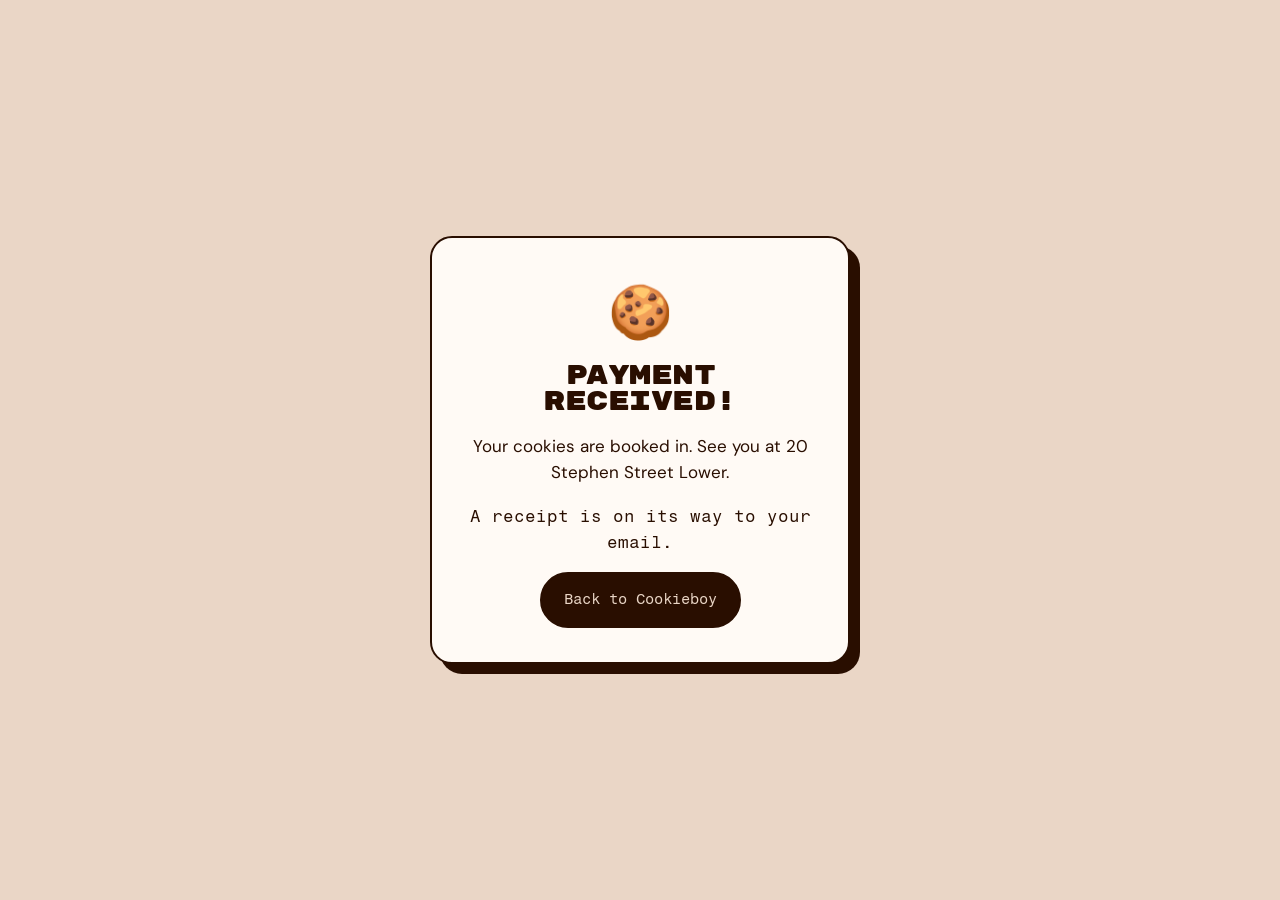
<file: showcase/cookieboy/success.html>
<!DOCTYPE html>
<html lang="en">
<head>
  <meta charset="UTF-8">
  <meta name="viewport" content="width=device-width, initial-scale=1.0">
  <title>Order confirmed | Cookieboy</title>
  <meta name="robots" content="noindex, nofollow">
  <link rel="preconnect" href="https://fonts.googleapis.com">
  <link rel="preconnect" href="https://fonts.gstatic.com" crossorigin>
  <link href="https://fonts.googleapis.com/css2?family=Rubik+Mono+One&family=Fragment+Mono&family=DM+Sans:opsz,wght@9..40,400;9..40,700&display=swap" rel="stylesheet">
  <link rel="stylesheet" href="css/style.css">
</head>
<body>
  <main class="modal" style="position:static;min-height:100vh;background:var(--dough)">
    <div class="modal-card">
      <div class="modal-cookie" aria-hidden="true">🍪</div>
      <h2>Payment received!</h2>
      <p id="when">Your cookies are booked in. See you at 20 Stephen Street Lower.</p>
      <p class="order-no">A receipt is on its way to your email.</p>
      <a class="btn btn-dark" href="./">Back to Cookieboy</a>
    </div>
  </main>
  <script>
    try { localStorage.removeItem('cookieboy-bag'); } catch (e) {}
    const p = new URLSearchParams(location.search).get('pickup');
    if (p) document.getElementById('when').textContent = 'Collect ' + p + ' at 20 Stephen Street Lower, Dublin 2.';
  </script>
</body>
</html>
</file>
<file: showcase/cookieboy/css/style.css>
/* Cookieboy — concept site by Agentic Services */
:root {
  --dough: #ead6c6;
  --dough-2: #f4e8de;
  --crumb: #d9bba3;
  --choc: #290e00;
  --choc-2: #4a2410;
  --caramel: #c47a2c;
  --berry: #6b4fb3;
  --matcha: #6f8f3a;
  --white: #fffaf5;
  --radius: 22px;
  --shadow: 0 1px 0 rgba(41, 14, 0, .08), 0 18px 40px -22px rgba(41, 14, 0, .45);
  --display: 'Rubik Mono One', 'Arial Black', sans-serif;
  --mono: 'Fragment Mono', ui-monospace, monospace;
  --body: 'DM Sans', system-ui, sans-serif;
}

*, *::before, *::after { box-sizing: border-box; }
html { scroll-behavior: smooth; scroll-padding-top: 90px; }
body {
  margin: 0;
  background: var(--dough);
  color: var(--choc);
  font-family: var(--body);
  font-size: 17px;
  line-height: 1.55;
  -webkit-font-smoothing: antialiased;
}
img { max-width: 100%; display: block; }
a { color: inherit; }
button, input, select, textarea { font: inherit; color: inherit; }
.wrap { width: min(1180px, 100% - 40px); margin-inline: auto; }

/* Concept bar */
.concept-bar {
  background: var(--choc);
  color: var(--dough);
  font-family: var(--mono);
  font-size: 12px;
  text-align: center;
  padding: 7px 14px;
}
.concept-bar a { color: #ffd8a8; }

/* Header */
.site-header {
  position: sticky; top: 0; z-index: 40;
  background: color-mix(in srgb, var(--dough) 88%, transparent);
  backdrop-filter: blur(10px);
  border-bottom: 1.5px solid rgba(41, 14, 0, .12);
}
.header-inner { display: flex; align-items: center; gap: 28px; height: 70px; }
.wordmark {
  font-family: var(--display);
  font-size: 22px;
  text-decoration: none;
  letter-spacing: -.02em;
  text-transform: uppercase;
}
.wordmark span { color: var(--caramel); }
.wordmark-sm { font-size: 18px; }
.main-nav { display: flex; gap: 26px; margin-left: auto; font-family: var(--mono); font-size: 14px; }
.main-nav a { text-decoration: none; padding: 6px 0; border-bottom: 2px solid transparent; }
.main-nav a:hover { border-color: var(--choc); }
.bag-btn {
  display: inline-flex; align-items: center; gap: 8px;
  background: var(--choc); color: var(--dough);
  border: 0; border-radius: 999px;
  padding: 10px 16px 10px 14px;
  font-family: var(--mono); font-size: 14px;
  cursor: pointer;
  transition: transform .15s ease;
}
.bag-btn:hover { transform: translateY(-1px); }
.bag-count {
  min-width: 22px; height: 22px; padding: 0 6px;
  display: inline-grid; place-items: center;
  background: var(--caramel); color: var(--white);
  border-radius: 999px; font-size: 12px;
}
.bag-count.bump { animation: bump .35s ease; }
@keyframes bump { 50% { transform: scale(1.35); } }

/* Type */
.eyebrow {
  font-family: var(--mono);
  font-size: 13px;
  letter-spacing: .04em;
  text-transform: uppercase;
  margin: 0 0 14px;
  color: var(--choc-2);
}
h1, h2, h3 { font-family: var(--display); font-weight: 400; line-height: 1.02; margin: 0; letter-spacing: -.02em; }
h2 { font-size: clamp(30px, 4.4vw, 52px); text-transform: uppercase; }
h3 { font-size: 18px; text-transform: uppercase; }
.stars { color: var(--caramel); letter-spacing: 2px; }

/* Buttons */
.btn {
  display: inline-flex; align-items: center; justify-content: center; gap: 8px;
  padding: 14px 22px;
  border-radius: 999px;
  font-family: var(--mono); font-size: 15px;
  text-decoration: none;
  border: 2px solid var(--choc);
  cursor: pointer;
  transition: transform .15s ease, background .15s ease, color .15s ease;
}
.btn:hover { transform: translateY(-2px); }
.btn-dark { background: var(--choc); color: var(--dough); }
.btn-dark:hover { background: var(--choc-2); }
.btn-ghost { background: transparent; color: var(--choc); }
.btn-ghost:hover { background: var(--choc); color: var(--dough); }
.btn-block { width: 100%; }
.btn[disabled] { opacity: .55; cursor: wait; transform: none; }

/* Hero */
.hero { padding: clamp(40px, 7vw, 90px) 0 clamp(50px, 7vw, 80px); overflow: hidden; }
.hero-grid { display: grid; grid-template-columns: 1.1fr .9fr; gap: clamp(30px, 5vw, 70px); align-items: center; }
.hero-title { font-size: clamp(46px, 8vw, 104px); text-transform: uppercase; }
.hero-title em { font-style: normal; color: var(--caramel); }
.hero-lede { font-size: clamp(17px, 1.6vw, 20px); max-width: 34ch; margin: 26px 0 30px; }
.hero-actions { display: flex; flex-wrap: wrap; gap: 12px; }
.hero-rating { display: flex; align-items: center; gap: 10px; margin-top: 26px; font-family: var(--mono); font-size: 14px; }
.hero-art { position: relative; }
.hero-photo {
  border-radius: 200px 200px var(--radius) var(--radius);
  overflow: hidden;
  border: 2.5px solid var(--choc);
  box-shadow: 14px 14px 0 var(--choc);
  aspect-ratio: 4 / 5;
  background: var(--crumb);
}
.hero-photo img { width: 100%; height: 100%; object-fit: cover; }
.sticker {
  position: absolute;
  display: grid; place-items: center; text-align: center;
  width: 118px; height: 118px; border-radius: 50%;
  font-family: var(--display); font-size: 13px; line-height: 1.15; text-transform: uppercase;
  border: 2.5px solid var(--choc);
}
.sticker-a { left: -34px; bottom: 60px; background: var(--caramel); color: var(--white); transform: rotate(-12deg); }
.sticker-b { right: -14px; top: 30px; background: var(--white); transform: rotate(10deg); animation: spin 18s linear infinite; }
@keyframes spin { to { transform: rotate(370deg); } }

/* Ticker */
.ticker { background: var(--choc); color: var(--dough); overflow: hidden; border-block: 2px solid var(--choc); }
.ticker-track { display: flex; gap: 26px; width: max-content; padding: 14px 0; animation: tick 38s linear infinite; font-family: var(--display); font-size: 15px; text-transform: uppercase; white-space: nowrap; }
.ticker-track b { color: var(--caramel); font-weight: 400; }
@keyframes tick { to { transform: translateX(-50%); } }

/* Seen on */
.seen { padding: 26px 0; border-bottom: 1.5px solid rgba(41, 14, 0, .12); }
.seen-inner { display: flex; align-items: center; gap: 30px; flex-wrap: wrap; justify-content: center; }
.seen-label { margin: 0; font-family: var(--mono); font-size: 13px; text-transform: uppercase; opacity: .7; }
.seen-list { display: flex; flex-wrap: wrap; gap: 14px 34px; list-style: none; padding: 0; margin: 0; font-family: var(--display); font-size: 15px; text-transform: uppercase; opacity: .85; }

/* Sections */
section { position: relative; }
.section-head { max-width: 640px; margin-bottom: 36px; }
.section-sub { font-size: 18px; margin: 16px 0 0; }

/* Shop */
.shop { padding: clamp(60px, 8vw, 110px) 0; }
.filters { display: flex; gap: 10px; flex-wrap: wrap; margin-bottom: 26px; }
.chip {
  border: 2px solid var(--choc); background: transparent;
  border-radius: 999px; padding: 8px 16px;
  font-family: var(--mono); font-size: 14px; cursor: pointer;
}
.chip.is-on { background: var(--choc); color: var(--dough); }
.grid { display: grid; grid-template-columns: repeat(3, 1fr); gap: 22px; }
.card {
  background: var(--white);
  border: 2px solid var(--choc);
  border-radius: var(--radius);
  overflow: hidden;
  display: flex; flex-direction: column;
  transition: transform .2s ease, box-shadow .2s ease;
}
.card:hover { transform: translateY(-4px); box-shadow: 8px 8px 0 var(--choc); }
.card-img { aspect-ratio: 1 / 1; overflow: hidden; background: var(--crumb); border-bottom: 2px solid var(--choc); }
.card-img img { width: 100%; height: 100%; object-fit: cover; transition: transform .5s ease; }
.card:hover .card-img img { transform: scale(1.05); }
.card-body { padding: 18px 18px 20px; display: flex; flex-direction: column; gap: 10px; flex: 1; }
.card-title { font-family: var(--display); font-size: 16px; line-height: 1.15; text-transform: uppercase; }
.card-desc { margin: 0; font-size: 15px; color: var(--choc-2); flex: 1; }
.card-tags { display: flex; gap: 6px; flex-wrap: wrap; }
.tag { font-family: var(--mono); font-size: 11px; text-transform: uppercase; padding: 3px 8px; border-radius: 999px; border: 1.5px solid currentColor; }
.tag-vegan { color: var(--matcha); }
.tag-nuts { color: var(--caramel); }
.card-foot { display: flex; align-items: center; justify-content: space-between; gap: 12px; margin-top: 4px; }
.price { font-family: var(--display); font-size: 20px; }
.add-btn {
  border: 2px solid var(--choc); background: var(--choc); color: var(--dough);
  border-radius: 999px; padding: 9px 16px;
  font-family: var(--mono); font-size: 14px; cursor: pointer;
}
.add-btn:hover { background: var(--choc-2); }
.stepper { display: inline-flex; align-items: center; border: 2px solid var(--choc); border-radius: 999px; overflow: hidden; }
.stepper button { width: 36px; height: 36px; border: 0; background: transparent; font-size: 18px; cursor: pointer; }
.stepper button:hover { background: var(--dough); }
.stepper output { min-width: 28px; text-align: center; font-family: var(--mono); }
.shop-note { font-family: var(--mono); font-size: 13px; margin: 26px 0 0; opacity: .75; }

/* How */
.how { background: var(--choc); color: var(--dough); padding: clamp(50px, 6vw, 80px) 0; }
.how-grid { display: grid; grid-template-columns: repeat(3, 1fr); gap: 30px; }
.how-num { font-family: var(--display); font-size: 40px; color: var(--caramel); display: block; margin-bottom: 10px; }
.how-step h3 { margin-bottom: 8px; }
.how-step p { margin: 0; opacity: .85; }

/* Reviews */
.reviews { padding: clamp(60px, 8vw, 110px) 0; background: var(--dough-2); }
.review-grid { display: grid; grid-template-columns: repeat(3, 1fr); gap: 20px; }
.review {
  margin: 0; background: var(--white);
  border: 2px solid var(--choc); border-radius: var(--radius);
  padding: 24px; display: flex; flex-direction: column; gap: 14px;
}
.review:nth-child(3n+2) { transform: rotate(.6deg); }
.review:nth-child(3n) { transform: rotate(-.5deg); }
.review blockquote { margin: 0; font-size: 16px; flex: 1; }
.review figcaption { font-family: var(--mono); font-size: 13px; opacity: .75; }

/* Visit */
.visit { padding: clamp(60px, 8vw, 110px) 0; }
.visit-grid { display: grid; grid-template-columns: 1fr 1.1fr; gap: clamp(30px, 5vw, 60px); align-items: stretch; }
address { font-style: normal; font-size: 20px; margin: 22px 0; }
.hours { border-collapse: collapse; width: 100%; max-width: 380px; font-family: var(--mono); font-size: 15px; }
.hours th, .hours td { text-align: left; padding: 10px 0; border-bottom: 1.5px dashed rgba(41, 14, 0, .25); font-weight: 400; }
.hours td { text-align: right; }
.hours tr.today th, .hours tr.today td { font-weight: 700; }
.hours tr.today th::before { content: '→ '; color: var(--caramel); }
.open-now { font-family: var(--mono); font-size: 14px; margin: 14px 0 22px; }
.open-now .dot { display: inline-block; width: 9px; height: 9px; border-radius: 50%; margin-right: 6px; background: #3b9b4a; }
.open-now.closed .dot { background: #b34a3b; }
.visit-actions { display: flex; flex-wrap: wrap; gap: 10px; }
.visit-note { margin-top: 22px; color: var(--choc-2); }
.map { border: 2px solid var(--choc); border-radius: var(--radius); overflow: hidden; min-height: 380px; box-shadow: 10px 10px 0 var(--choc); }
.map iframe { width: 100%; height: 100%; min-height: 380px; border: 0; filter: sepia(.25) saturate(.9); }

/* Footer */
.site-footer { background: var(--choc); color: var(--dough); padding: 36px 0; }
.footer-inner { display: flex; flex-wrap: wrap; gap: 14px 30px; align-items: center; justify-content: space-between; font-family: var(--mono); font-size: 13px; }
.footer-inner p { margin: 0; }
.footer-credit a { color: #ffd8a8; }

/* Drinks */
.drinks { display: grid; grid-template-columns: .8fr 1.2fr; gap: 26px; margin-top: 46px; align-items: stretch; }
.drinks-photo { border: 2px solid var(--choc); border-radius: var(--radius); overflow: hidden; min-height: 280px; }
.drinks-photo img { width: 100%; height: 100%; object-fit: cover; }
.drinks-menu { background: var(--white); border: 2px solid var(--choc); border-radius: var(--radius); padding: 24px 24px 14px; }
.drinks-sub { margin: 8px 0 14px; font-size: 15px; color: var(--choc-2); }
.drink-list { list-style: none; margin: 0; padding: 0; display: grid; grid-template-columns: 1fr 1fr; column-gap: 26px; }
.drink { display: grid; grid-template-columns: 1fr auto auto; gap: 10px; align-items: center; padding: 9px 0; border-bottom: 1.5px dashed rgba(41, 14, 0, .2); }
.drink-name { font-weight: 500; font-size: 15px; }
.drink-price { font-family: var(--mono); font-size: 14px; }
.drink .add-btn { padding: 5px 12px; font-size: 13px; }
.drink .stepper button { width: 28px; height: 28px; font-size: 15px; }
@media (max-width: 960px) { .drinks { grid-template-columns: 1fr; } .drinks-photo { max-height: 300px; } }
@media (max-width: 640px) { .drink-list { grid-template-columns: 1fr; } }

/* Drawer */
.scrim { position: fixed; inset: 0; background: rgba(41, 14, 0, .45); z-index: 60; }
.drawer {
  position: fixed; top: 0; right: 0; bottom: 0; z-index: 70;
  width: min(440px, 100%);
  background: var(--dough-2);
  border-left: 2px solid var(--choc);
  display: flex; flex-direction: column;
  transform: translateX(105%);
  transition: transform .3s cubic-bezier(.2, .8, .2, 1);
}
.drawer.open { transform: none; }
.drawer-head { display: flex; align-items: center; justify-content: space-between; padding: 20px 22px; border-bottom: 2px solid var(--choc); }
.drawer-head h2 { font-size: 24px; }
.icon-btn { width: 40px; height: 40px; border-radius: 50%; border: 2px solid var(--choc); background: transparent; cursor: pointer; font-size: 16px; }
.drawer-body { flex: 1; overflow-y: auto; padding: 20px 22px; }
.bag-empty { text-align: center; padding: 40px 0; }
.bag-list { list-style: none; padding: 0; margin: 0 0 20px; display: grid; gap: 12px; }
.bag-item { display: grid; grid-template-columns: 64px 1fr auto; gap: 12px; align-items: center; background: var(--white); border: 1.5px solid var(--choc); border-radius: 16px; padding: 8px; }
.bag-item img { width: 64px; height: 64px; object-fit: cover; border-radius: 10px; }
.bag-item-name { font-weight: 700; font-size: 14px; line-height: 1.25; }
.bag-item-price { font-family: var(--mono); font-size: 13px; opacity: .8; }
.bag-item .stepper button { width: 30px; height: 30px; font-size: 16px; }
.checkout fieldset { border: 0; padding: 0; margin: 0 0 18px; display: grid; gap: 12px; }
.checkout legend { font-family: var(--display); font-size: 14px; text-transform: uppercase; margin-bottom: 10px; }
.checkout label { display: grid; gap: 6px; font-size: 14px; font-weight: 500; }
.checkout input, .checkout select, .checkout textarea {
  width: 100%; padding: 11px 12px;
  background: var(--white);
  border: 1.5px solid var(--choc); border-radius: 12px;
}
.checkout input:focus, .checkout select:focus, .checkout textarea:focus { outline: 3px solid color-mix(in srgb, var(--caramel) 45%, transparent); outline-offset: 1px; }
.row-2 { display: grid; grid-template-columns: 1fr 1fr; gap: 10px; }
.opt { font-weight: 400; opacity: .6; }
.hint { font-family: var(--mono); font-size: 12px; margin: 0; opacity: .75; }
.form-error { color: #a3301f; font-size: 14px; margin: 0; min-height: 1em; }
.drawer-foot { padding: 18px 22px 22px; border-top: 2px solid var(--choc); background: var(--dough); }
.total-row { display: flex; justify-content: space-between; align-items: baseline; margin-bottom: 14px; font-family: var(--mono); }
.total-row strong { font-family: var(--display); font-size: 24px; font-weight: 400; }
.secure { text-align: center; font-family: var(--mono); font-size: 12px; margin: 10px 0 0; opacity: .75; }

/* Modal */
.modal { position: fixed; inset: 0; z-index: 90; display: grid; place-items: center; background: rgba(41, 14, 0, .55); padding: 20px; }
.modal[hidden] { display: none; }
.modal-card { background: var(--white); border: 2px solid var(--choc); border-radius: var(--radius); box-shadow: 10px 10px 0 var(--choc); padding: 34px 30px; max-width: 420px; width: 100%; text-align: center; }
.modal-cookie { font-size: 52px; animation: wobble 1.2s ease; }
@keyframes wobble { 25% { transform: rotate(-14deg) scale(1.1); } 60% { transform: rotate(10deg); } }
.modal-card h2 { font-size: 26px; margin: 10px 0; }
.order-no { font-family: var(--mono); }
.confirm-items { list-style: none; padding: 0; margin: 14px 0; font-size: 15px; }
.demo-flag { font-family: var(--mono); font-size: 12px; background: var(--dough); border-radius: 10px; padding: 8px; }

/* Toast */
.toast {
  position: fixed; left: 50%; bottom: 24px; z-index: 95;
  transform: translate(-50%, 140%);
  background: var(--choc); color: var(--dough);
  font-family: var(--mono); font-size: 14px;
  padding: 12px 18px; border-radius: 999px;
  transition: transform .3s ease;
}
.toast.show { transform: translate(-50%, 0); }

/* Responsive */
@media (max-width: 960px) {
  .grid, .review-grid { grid-template-columns: repeat(2, 1fr); }
  .hero-grid, .visit-grid { grid-template-columns: 1fr; }
  .hero-art { max-width: 460px; margin: 0 auto; width: 90%; }
}
@media (max-width: 640px) {
  body { font-size: 16px; }
  .main-nav { display: none; }
  .bag-btn { margin-left: auto; }
  .grid, .review-grid, .how-grid { grid-template-columns: 1fr; }
  .review { transform: none !important; }
  .sticker { width: 92px; height: 92px; font-size: 11px; }
  .sticker-a { left: -12px; }
  .hero-photo { box-shadow: 8px 8px 0 var(--choc); }
}
@media (prefers-reduced-motion: reduce) {
  *, *::before, *::after { animation: none !important; transition: none !important; }
  html { scroll-behavior: auto; }
}
</file>
<file: showcase/richmond/css/style.css>
/* Richmond — concept site by Agentic Services */
:root {
  --char: #1d2024;
  --char-2: #2a2e33;
  --char-3: #3a3f45;
  --paper: #f5f1ea;
  --stone: #ebe5da;
  --ink: #17191c;
  --muted: #6b6f75;
  --line: rgba(23, 25, 28, .14);
  --red: #e8322a;
  --red-2: #c9241d;
  --neon: #ff4436;
  --gold: #d9b26f;
  --serif: 'Instrument Serif', Georgia, serif;
  --sans: 'Manrope', system-ui, sans-serif;
  --r: 14px;
}
*, *::before, *::after { box-sizing: border-box; }
html { scroll-behavior: smooth; scroll-padding-top: 80px; }
body { margin: 0; background: var(--paper); color: var(--ink); font-family: var(--sans); font-size: 16.5px; line-height: 1.6; -webkit-font-smoothing: antialiased; }
img { max-width: 100%; display: block; }
a { color: inherit; }
button, input, select, textarea { font: inherit; color: inherit; }
.wrap { width: min(1180px, 100% - 40px); margin-inline: auto; }
[hidden] { display: none !important; }
.sr { position: absolute; width: 1px; height: 1px; overflow: hidden; clip: rect(0 0 0 0); }
h1, h2, h3 { font-family: var(--serif); font-weight: 400; line-height: 1.05; margin: 0; letter-spacing: -.01em; }
h2 { font-size: clamp(38px, 5vw, 60px); }
.kicker { font-size: 12.5px; font-weight: 600; letter-spacing: .14em; text-transform: uppercase; color: var(--red); margin: 0 0 14px; }
.opt { font-weight: 400; color: var(--muted); }

.concept-bar { background: #000; color: #cfd2d6; font-size: 12px; text-align: center; padding: 7px 14px; }
.concept-bar a { color: #fff; }

/* Neon wordmark: echoes the red sign over the door */
.neon { display: inline-flex; align-items: center; gap: 10px; font-family: var(--sans); font-weight: 700; font-size: 20px; letter-spacing: -.01em; text-decoration: none; color: var(--neon); text-shadow: 0 0 6px rgba(255, 68, 54, .55), 0 0 18px rgba(255, 68, 54, .35); }
.neon-no { font-size: .7em; padding: 2px 6px; border: 1.5px solid currentColor; border-radius: 4px; box-shadow: 0 0 8px rgba(255, 68, 54, .4); }
.neon-sm { font-size: 16px; }

/* Header */
.hdr { position: sticky; top: 0; z-index: 50; background: rgba(29, 32, 36, .94); backdrop-filter: blur(10px); color: #fff; }
.hdr-in { display: flex; align-items: center; gap: 30px; height: 68px; }
.hdr-nav { margin-left: auto; display: flex; gap: 28px; font-size: 14.5px; font-weight: 500; }
.hdr-nav a { text-decoration: none; opacity: .85; }
.hdr-nav a:hover { opacity: 1; }

/* Buttons */
.btn { display: inline-flex; align-items: center; justify-content: center; gap: 8px; padding: 15px 26px; border-radius: 999px; font-weight: 600; font-size: 15px; text-decoration: none; border: 1.5px solid transparent; cursor: pointer; transition: background .2s, color .2s, transform .15s, border-color .2s; }
.btn:hover { transform: translateY(-1px); }
.btn-sm { padding: 10px 18px; font-size: 14px; }
.btn-red { background: var(--red); color: #fff; }
.btn-red:hover { background: var(--red-2); }
.btn-line { border-color: rgba(255, 255, 255, .45); color: #fff; }
.btn-line:hover { background: #fff; color: var(--ink); }
.btn-dark { background: var(--char); color: #fff; }
.btn-line-dark { border-color: var(--line); color: var(--ink); background: #fff; }
.btn-line-dark:hover { border-color: var(--ink); }
.btn-block { width: 100%; }
.btn[disabled] { opacity: .6; cursor: wait; transform: none; }

/* Hero */
.hero { display: grid; grid-template-columns: 1fr 1fr; min-height: min(86vh, 760px); background: var(--char); color: #fff; }
.hero-media { position: relative; overflow: hidden; }
.hero-media img { width: 100%; height: 100%; object-fit: cover; object-position: center 30%; }
.hero-media::after { content: ''; position: absolute; inset: 0; background: linear-gradient(90deg, transparent 60%, var(--char)); }
.hero-copy { display: flex; flex-direction: column; justify-content: center; padding: clamp(40px, 6vw, 90px) clamp(24px, 5vw, 80px); }
.hero-copy .kicker { color: #fff; opacity: .9; }
.bib { color: var(--neon); }
.hero h1 { font-size: clamp(46px, 6.2vw, 86px); }
.hero h1 em { color: var(--gold); }
.lede { font-size: 18px; color: #c9ccd0; max-width: 46ch; margin: 22px 0 30px; }
.hero-cta { display: flex; flex-wrap: wrap; gap: 12px; }
.hero-meta { display: flex; gap: 34px; flex-wrap: wrap; margin-top: 44px; padding-top: 26px; border-top: 1px solid rgba(255, 255, 255, .14); }
.hero-meta div { display: flex; align-items: center; gap: 12px; }
.hero-meta strong { font-family: var(--serif); font-size: 36px; font-weight: 400; }
.hero-meta span { font-size: 12.5px; line-height: 1.35; color: #aeb2b7; }

/* Booking */
.book { padding: clamp(70px, 9vw, 120px) 0; }
.book-grid { display: grid; grid-template-columns: .85fr 1.15fr; gap: clamp(30px, 6vw, 80px); align-items: start; }
.book-side p { color: var(--muted); font-size: 17px; margin: 18px 0 0; }
.facts { list-style: none; padding: 0; margin: 30px 0 0; display: grid; gap: 14px; }
.facts li { display: flex; gap: 12px; align-items: flex-start; font-size: 15px; }
.facts svg, .ot-pick svg { width: 22px; height: 22px; flex-shrink: 0; fill: none; stroke: var(--red); stroke-width: 1.7; stroke-linecap: round; stroke-linejoin: round; }

.ot { background: #fff; border-radius: 20px; padding: clamp(22px, 3.5vw, 38px); box-shadow: 0 1px 0 var(--line), 0 30px 70px -40px rgba(23, 25, 28, .45); border: 1px solid var(--line); }
.ot-title { font-size: 32px; text-align: center; margin-bottom: 22px; }
.ot-pickers { display: grid; grid-template-columns: 1fr 1.2fr; gap: 12px; }
.ot-pick { position: relative; display: flex; align-items: center; background: #f2f0ec; border-radius: 10px; transition: box-shadow .2s, background .2s; }
.ot-pick:hover { background: #ebe8e2; }
.ot-pick:focus-within { box-shadow: 0 0 0 2px var(--char); background: #fff; }
.ot-pick-wide { grid-column: 1 / -1; }
.ot-pick svg { position: absolute; left: 16px; pointer-events: none; stroke: var(--char); }
.ot-pick select { appearance: none; width: 100%; border: 0; background: transparent; font-size: 16px; font-weight: 500; padding: 17px 40px 17px 50px; cursor: pointer;
  background-image: url("data:image/svg+xml,%3Csvg xmlns='http://www.w3.org/2000/svg' viewBox='0 0 12 8'%3E%3Cpath d='M1 1l5 5 5-5' fill='none' stroke='%231d2024' stroke-width='1.8'/%3E%3C/svg%3E");
  background-repeat: no-repeat; background-position: right 16px center; background-size: 12px; }
.ot-pick select:focus { outline: none; }
.ot-times { margin-top: 26px; }
.ot-label { font-weight: 600; margin: 0 0 12px; }
.ot-chips { display: grid; grid-template-columns: repeat(5, 1fr); gap: 10px; }
.ot-all { margin-top: 10px; padding-top: 12px; border-top: 1px dashed var(--line); }
.ot-chip { position: relative; cursor: pointer; }
.ot-chip input { position: absolute; inset: 0; opacity: 0; margin: 0; cursor: pointer; }
.ot-chip span { display: flex; align-items: center; justify-content: center; height: 46px; border-radius: 8px; background: var(--red); color: #fff; font-weight: 600; font-size: 15px; transition: background .2s, box-shadow .2s, transform .15s; }
.ot-chip:hover span { background: var(--red-2); transform: translateY(-1px); }
.ot-chip input:focus-visible + span { box-shadow: 0 0 0 3px var(--gold); }
.ot-chip input:checked + span { background: var(--char); box-shadow: inset 0 0 0 2px var(--gold); }
.ot-chip.is-full span { background: #eeece8; color: #a6a9ad; text-decoration: line-through; cursor: not-allowed; transform: none; }
.ot-chip.is-full input { cursor: not-allowed; }
.ot-left { margin: 12px 0 0; font-size: 14px; color: var(--red-2); }
.ot-none { margin: 0; padding: 12px 14px; border-radius: 8px; background: #fbeceb; color: #8c1d18; font-size: 15px; }
.ot-more { display: block; width: 100%; margin-top: 16px; padding: 14px; background: #fff; border: 1px solid var(--line); border-radius: 8px; cursor: pointer; font-weight: 500; }
.ot-more:hover { border-color: var(--ink); }

.ot-details { display: none; margin-top: 28px; padding-top: 24px; border-top: 1px solid var(--line); }
.ot-details.is-open { display: block; animation: rise .35s ease; }
@keyframes rise { from { opacity: 0; transform: translateY(8px); } }
.ot-summary { display: flex; justify-content: space-between; align-items: center; gap: 12px; background: var(--paper); border-radius: 10px; padding: 14px 16px; margin-bottom: 20px; }
.ot-summary strong { font-weight: 700; }
.ot-change { background: none; border: 0; padding: 0; color: var(--red); text-decoration: underline; cursor: pointer; font-size: 14px; }
.ot-seats-wrap { border: 0; margin: 0 0 18px; padding: 0; }
.ot-seats-wrap legend, .v-label { font-weight: 600; font-size: 14.5px; margin-bottom: 10px; }
.ot-seats { display: flex; gap: 8px; flex-wrap: wrap; }
.ot-seat { position: relative; cursor: pointer; }
.ot-seat input { position: absolute; inset: 0; opacity: 0; margin: 0; }
.ot-seat span { display: inline-block; padding: 9px 16px; border: 1px solid var(--line); border-radius: 999px; font-size: 14px; transition: all .2s; }
.ot-seat input:checked + span { background: var(--char); color: #fff; border-color: var(--char); }
.ot-seat input:focus-visible + span { box-shadow: 0 0 0 3px var(--gold); }
.ot-fields, .v-fields { display: grid; grid-template-columns: 1fr 1fr; gap: 12px 14px; }
.span-2 { grid-column: 1 / -1; }
.ot-fields label, .v-fields label, .v-row label, .v-custom { display: grid; gap: 6px; font-size: 14px; font-weight: 600; }
.ot-fields input, .ot-fields select, .ot-fields textarea { width: 100%; padding: 12px 13px; border: 1px solid rgba(23, 25, 28, .22); border-radius: 10px; background: #fff; font-weight: 400; }
.ot-fields input:focus, .ot-fields select:focus, .ot-fields textarea:focus { outline: none; border-color: var(--char); box-shadow: 0 0 0 3px rgba(29, 32, 36, .1); }
.ot-check { display: flex; gap: 10px; align-items: center; font-size: 14px; margin: 16px 0 6px; }
.ot-err { color: #b3261e; font-size: 14px; min-height: 1.2em; margin: 8px 0; }
.ot-small { text-align: center; font-size: 13px; color: var(--muted); margin: 12px 0 0; }
.ot-small.light { color: #9ba0a6; }

/* Gallery */
.gallery { overflow: hidden; background: var(--char); padding: 18px 0; }
.gal-track { display: flex; gap: 14px; width: max-content; animation: slide 60s linear infinite; }
.gallery:hover .gal-track { animation-play-state: paused; }
.gal-track figure { margin: 0; width: 260px; height: 320px; border-radius: 10px; overflow: hidden; flex-shrink: 0; }
.gal-track img { width: 100%; height: 100%; object-fit: cover; }
@keyframes slide { to { transform: translateX(calc(-50% - 7px)); } }

/* Menus */
.menus { padding: clamp(70px, 9vw, 120px) 0; }
.sec-head { max-width: 680px; margin-bottom: 34px; }
.sec-head p:not(.kicker) { color: var(--muted); font-size: 17px; margin: 16px 0 0; }
.sec-head.light p:not(.kicker) { color: #b8bcc1; }
.tabs { display: flex; gap: 6px; flex-wrap: wrap; margin-bottom: 26px; border-bottom: 1px solid var(--line); }
.tab { border: 0; background: none; padding: 12px 16px; font-weight: 600; font-size: 15px; color: var(--muted); cursor: pointer; border-bottom: 2px solid transparent; margin-bottom: -1px; }
.tab.is-on { color: var(--ink); border-color: var(--red); }
.menu-grid { display: grid; grid-template-columns: 1.3fr .7fr; gap: 40px; align-items: start; }
.menu-card { background: #fff; border-radius: 18px; border: 1px solid var(--line); padding: clamp(24px, 3.5vw, 44px); min-height: 420px; }
.menu-card h3 { font-size: 40px; }
.menu-note { color: var(--muted); margin: 6px 0 20px; }
.menu-sec { margin-top: 24px; }
.menu-sec h4 { font-size: 12.5px; letter-spacing: .14em; text-transform: uppercase; color: var(--red); margin: 0 0 10px; }
.dish { display: flex; justify-content: space-between; gap: 20px; padding: 10px 0; border-bottom: 1px dotted var(--line); }
.dish span:last-child { font-weight: 700; white-space: nowrap; }
.menu-cta { margin-top: 28px; display: flex; gap: 12px; flex-wrap: wrap; }
.menu-photo { border-radius: 18px; overflow: hidden; aspect-ratio: 4 / 5; position: sticky; top: 100px; }
.menu-photo img { width: 100%; height: 100%; object-fit: cover; transition: opacity .3s; }
.menu-foot { font-size: 13.5px; color: var(--muted); margin: 18px 0 0; }

/* Vouchers */
.vouchers { background: var(--char); color: #fff; padding: clamp(70px, 9vw, 120px) 0; }
.v-grid { display: grid; grid-template-columns: 1.1fr .9fr; gap: clamp(30px, 5vw, 70px); align-items: start; }
.v-form { background: var(--char-2); border: 1px solid rgba(255, 255, 255, .08); border-radius: 20px; padding: clamp(22px, 3.5vw, 36px); }
.seg { display: grid; grid-template-columns: 1fr 1fr; background: var(--char); border-radius: 999px; padding: 4px; margin-bottom: 24px; }
.seg label { position: relative; cursor: pointer; }
.seg input { position: absolute; opacity: 0; }
.seg span { display: block; text-align: center; padding: 11px; border-radius: 999px; font-weight: 600; font-size: 14.5px; color: #b8bcc1; transition: all .2s; }
.seg input:checked + span { background: #fff; color: var(--ink); }
.seg input:focus-visible + span { box-shadow: 0 0 0 3px var(--gold); }
.v-amounts { display: grid; grid-template-columns: repeat(4, 1fr); gap: 10px; }
.v-amt { position: relative; cursor: pointer; }
.v-amt input { position: absolute; inset: 0; opacity: 0; margin: 0; cursor: pointer; }
.v-amt span { display: flex; align-items: center; justify-content: center; height: 54px; border-radius: 10px; border: 1.5px solid rgba(255, 255, 255, .18); font-family: var(--serif); font-size: 24px; transition: all .2s; }
.v-amt:hover span { border-color: rgba(255, 255, 255, .5); }
.v-amt input:checked + span { background: var(--red); border-color: var(--red); }
.v-amt input:focus-visible + span { box-shadow: 0 0 0 3px var(--gold); }
.v-custom { margin-top: 16px; color: #d4d7da; font-weight: 500; }
.euro-in { display: flex; align-items: center; background: var(--char); border: 1.5px solid rgba(255, 255, 255, .18); border-radius: 10px; padding-left: 14px; }
.euro-in input { flex: 1; border: 0; background: transparent; padding: 12px; color: #fff; font-size: 17px; outline: none; }
.euro-in:focus-within { border-color: #fff; }
.v-exps { display: grid; gap: 10px; }
.v-exp { position: relative; cursor: pointer; }
.v-exp input { position: absolute; inset: 0; opacity: 0; margin: 0; cursor: pointer; }
.v-exp > span { display: grid; grid-template-columns: 1fr auto; gap: 2px 16px; padding: 14px 16px; border: 1.5px solid rgba(255, 255, 255, .18); border-radius: 12px; transition: all .2s; }
.v-exp b { font-weight: 600; }
.v-exp i { font-style: normal; font-size: 13.5px; color: #b8bcc1; grid-column: 1; }
.v-exp em { font-style: normal; font-family: var(--serif); font-size: 26px; grid-row: 1 / 3; grid-column: 2; align-self: center; }
.v-exp input:checked + span { border-color: var(--red); background: rgba(232, 50, 42, .12); }
.v-row { display: grid; grid-template-columns: 1fr 1.6fr; gap: 14px; margin: 22px 0 14px; }
.v-row select, .v-fields input, .v-fields textarea { width: 100%; padding: 12px 13px; border: 1.5px solid rgba(255, 255, 255, .18); border-radius: 10px; background: var(--char); color: #fff; font-weight: 400; }
.v-row select:focus, .v-fields input:focus, .v-fields textarea:focus { outline: none; border-color: #fff; }
.v-fields label, .v-row label { color: #d4d7da; font-weight: 500; }
.v-fields input::placeholder, .v-fields textarea::placeholder { color: #7d8288; }
.v-fields input[type="date"] { color-scheme: dark; }
.v-total { display: flex; justify-content: space-between; align-items: baseline; margin: 6px 0 14px; padding-top: 16px; border-top: 1px solid rgba(255, 255, 255, .1); }
.v-total strong { font-family: var(--serif); font-weight: 400; font-size: 34px; }
.vouchers .ot-err { color: #ff8a80; }

.v-preview-wrap { position: sticky; top: 100px; }
.v-card { position: relative; aspect-ratio: 1.6 / 1; border-radius: 18px; padding: 26px 28px; overflow: hidden; color: #fff;
  background: radial-gradient(120% 90% at 100% 0%, #3b2a26 0%, transparent 55%), linear-gradient(145deg, #2a2e33, #15171a);
  border: 1px solid rgba(255, 255, 255, .1); box-shadow: 0 40px 80px -30px rgba(0, 0, 0, .7); display: flex; flex-direction: column; transform: rotate(-2deg); transition: transform .4s ease; }
.v-card:hover { transform: rotate(0); }
.v-card::before { content: ''; position: absolute; right: -60px; bottom: -60px; width: 220px; height: 220px; border-radius: 50%; border: 1px solid rgba(217, 178, 111, .25); }
.v-card-top { display: flex; justify-content: space-between; align-items: center; }
.v-card-tag { font-size: 11px; letter-spacing: .18em; text-transform: uppercase; color: var(--gold); }
.v-card-val { font-family: var(--serif); font-size: clamp(54px, 7vw, 76px); line-height: 1; margin-top: auto; }
.v-card-what { font-size: 14px; color: #c9ccd0; margin-top: 4px; }
.v-card-msg { font-family: var(--serif); font-style: italic; font-size: 19px; margin-top: 12px; color: #f0e6d6; max-width: 90%; overflow: hidden; text-overflow: ellipsis; white-space: nowrap; }
.v-card-foot { display: flex; justify-content: space-between; gap: 10px; font-size: 12.5px; color: #aeb2b7; margin-top: 12px; padding-top: 12px; border-top: 1px solid rgba(255, 255, 255, .1); }
.v-card-code { position: absolute; top: 64px; right: 28px; font-size: 11px; letter-spacing: .12em; color: #7d8288; font-family: ui-monospace, monospace; }
.v-preview-note { text-align: center; font-size: 13px; color: #9ba0a6; margin-top: 22px; }

/* Reviews */
.reviews { padding: clamp(70px, 9vw, 120px) 0; background: var(--stone); }
.rev-grid { display: grid; grid-template-columns: repeat(3, 1fr); gap: 18px; }
.rev-grid figure { margin: 0; background: var(--paper); border-radius: 16px; padding: 26px; display: flex; flex-direction: column; gap: 14px; }
.rev-grid figure::before { content: '★★★★★'; color: var(--red); letter-spacing: 2px; font-size: 14px; }
.rev-grid blockquote { margin: 0; font-family: var(--serif); font-size: 21px; line-height: 1.3; flex: 1; }
.rev-grid figcaption { font-size: 13px; font-weight: 600; color: var(--muted); }

/* Visit */
.visit { padding: clamp(70px, 9vw, 120px) 0; }
.visit-grid { display: grid; grid-template-columns: 1fr 1.1fr; gap: clamp(30px, 6vw, 80px); align-items: start; }
.addr { font-size: 18px; color: var(--muted); margin: 10px 0 24px; }
.hours { width: 100%; max-width: 420px; border-collapse: collapse; }
.hours th, .hours td { text-align: left; padding: 12px 0; border-bottom: 1px solid var(--line); font-weight: 500; vertical-align: top; }
.hours td { text-align: right; }
.hours tr.today th, .hours tr.today td { color: var(--red); font-weight: 700; }
.tt { font-size: 13px; color: var(--muted); font-weight: 400; }
.hours-note { font-size: 13px; color: var(--muted); }
.visit-cta { display: flex; flex-wrap: wrap; gap: 10px; margin-top: 22px; }
.visit-media { display: grid; grid-template-columns: .45fr 1fr; gap: 14px; height: 440px; }
.visit-media img { width: 100%; height: 100%; object-fit: cover; border-radius: 16px; }
.visit-media iframe { width: 100%; height: 100%; border: 0; border-radius: 16px; filter: grayscale(.4); }

/* Footer */
.ftr { background: #000; color: #9ba0a6; padding: 34px 0; font-size: 13.5px; }
.ftr-in { display: flex; flex-wrap: wrap; justify-content: space-between; align-items: center; gap: 14px 30px; }
.ftr p { margin: 0; }
.ftr .credit a { color: #fff; }

/* Dialog */
.dlg { position: fixed; inset: 0; z-index: 90; display: grid; place-items: center; background: rgba(0, 0, 0, .6); padding: 20px; }
.dlg[hidden] { display: none; }
.dlg-card { background: #fff; border-radius: 20px; max-width: 460px; width: 100%; padding: 34px 30px; text-align: center; animation: rise .3s ease; }
.dlg-tick { width: 58px; height: 58px; margin: 0 auto 12px; border-radius: 50%; background: var(--red); color: #fff; display: grid; place-items: center; font-size: 28px; }
.dlg-card h3 { font-size: 34px; }
.dlg-ref { font-family: ui-monospace, monospace; letter-spacing: .08em; background: var(--paper); display: inline-block; padding: 6px 12px; border-radius: 8px; margin: 12px 0; }
.dlg-lines { text-align: left; background: var(--paper); border-radius: 12px; padding: 14px 16px; margin: 12px 0; font-size: 15px; }
.dlg-lines div { display: flex; justify-content: space-between; gap: 12px; padding: 4px 0; }
.dlg-lines span:first-child { color: var(--muted); }
.dlg-demo { font-size: 12.5px; color: var(--muted); }
.dlg-actions { display: flex; gap: 10px; justify-content: center; flex-wrap: wrap; margin-top: 16px; }

.mob-book { display: none; }

/* Responsive */
@media (max-width: 960px) {
  .hero { grid-template-columns: 1fr; }
  .hero-media { height: 52vh; }
  .hero-media::after { background: linear-gradient(180deg, transparent 55%, var(--char)); }
  .book-grid, .menu-grid, .v-grid, .visit-grid { grid-template-columns: 1fr; }
  .menu-photo, .v-preview-wrap { position: static; }
  .menu-photo { aspect-ratio: 16 / 10; }
  .v-preview-wrap { order: -1; max-width: 460px; }
  .rev-grid { grid-template-columns: 1fr 1fr; }
}
@media (max-width: 640px) {
  body { font-size: 16px; }
  .hdr-nav { display: none; }
  .hdr-in .btn { margin-left: auto; }
  .ot-chips { grid-template-columns: repeat(3, 1fr); }
  .ot-pickers { grid-template-columns: 1fr 1.2fr; }
  .ot-pick select { padding: 16px 28px 16px 44px; font-size: 15px; background-position: right 12px center; }
  .ot-pick svg { left: 13px; width: 20px; height: 20px; }
  .ot-fields, .v-fields, .v-row { grid-template-columns: 1fr; }
  .v-amounts { grid-template-columns: repeat(3, 1fr); }
  .rev-grid { grid-template-columns: 1fr; }
  .visit-media { grid-template-columns: 1fr; height: auto; }
  .visit-media img { height: 260px; }
  .visit-media iframe { height: 280px; }
  .hero-meta { gap: 22px; }
  .mob-book { display: block; position: fixed; left: 16px; right: 16px; bottom: 16px; z-index: 60; text-align: center; background: var(--red); color: #fff; font-weight: 700; padding: 15px; border-radius: 999px; text-decoration: none; box-shadow: 0 12px 30px -10px rgba(0, 0, 0, .5); transition: transform .3s; }
  .mob-book.hide { transform: translateY(150%); }
}
@media (prefers-reduced-motion: reduce) { *, *::before, *::after { animation: none !important; transition: none !important; } }
</file>
